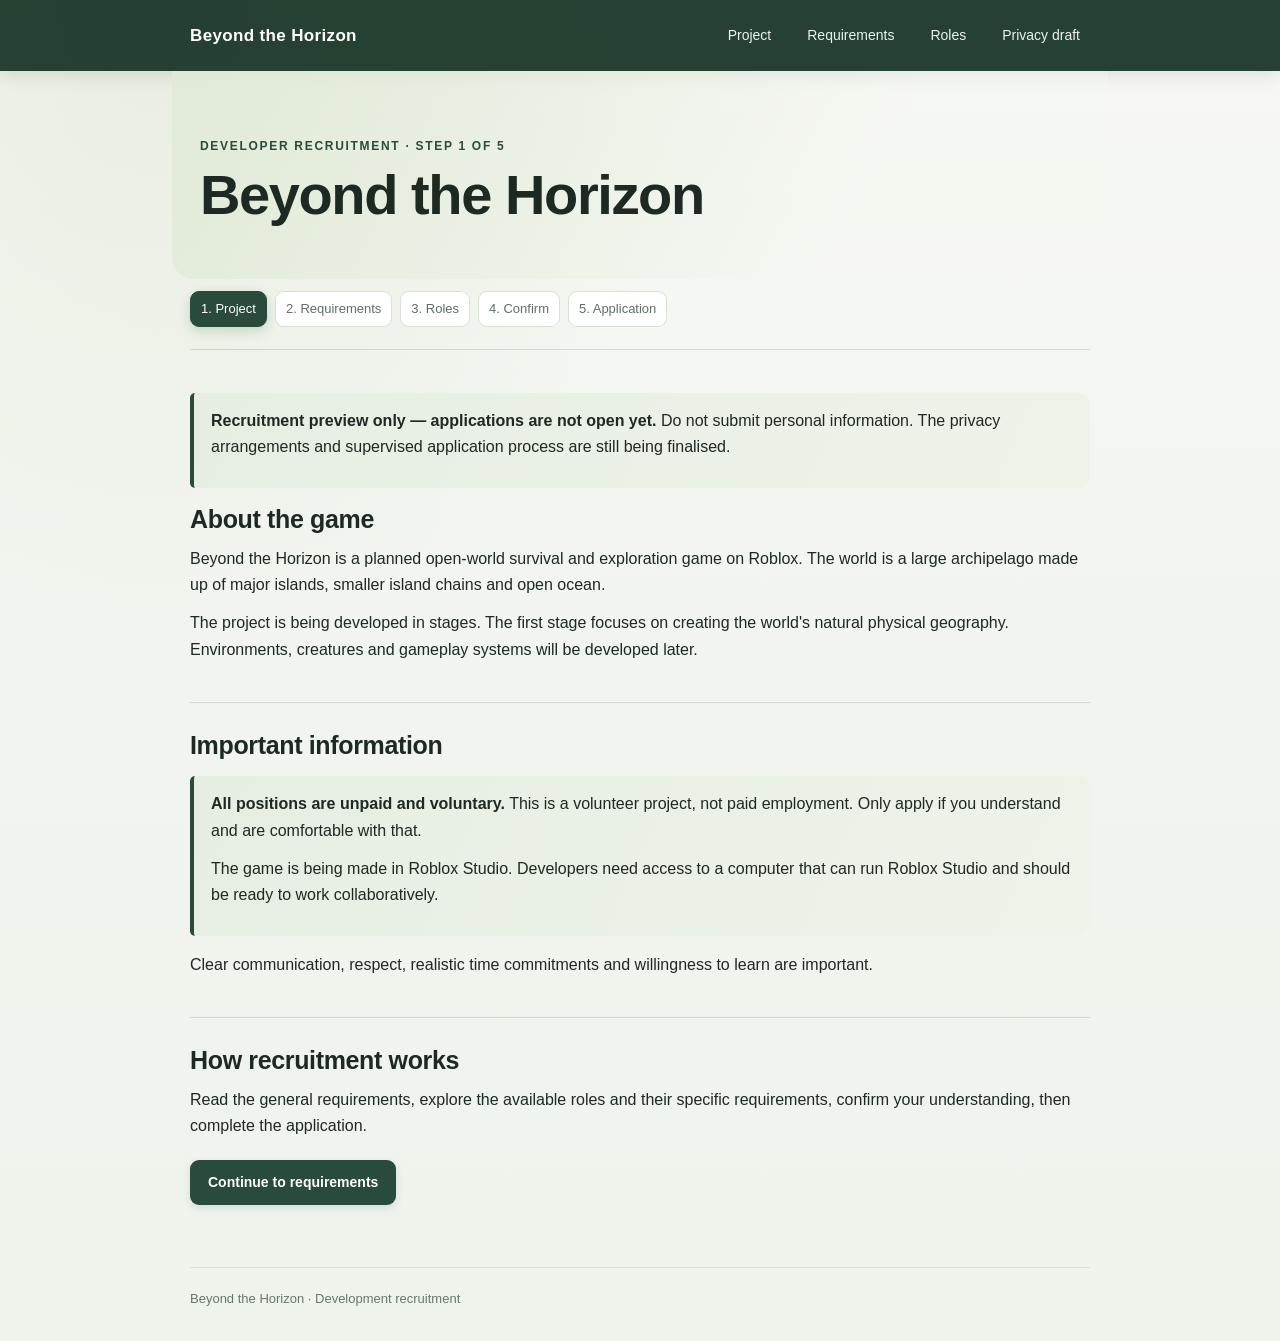
<file: index.html>
<!doctype html>
<html lang="en"><head><meta charset="utf-8"><meta name="viewport" content="width=device-width,initial-scale=1"><meta name="theme-color" content="#18231f"><title>Beyond the Horizon | Beyond the Horizon</title><link rel="stylesheet" href="style.css"></head><body><header><div class="nav"><div class="brand">Beyond the Horizon</div><nav aria-label="Main navigation"><a href="index.html">Project</a><a href="requirements.html">Requirements</a><a href="roles.html">Roles</a><a href="privacy.html">Privacy draft</a></nav></div></header><main><div class="hero"><div class="eyebrow">Developer recruitment · Step 1 of 5</div><h1>Beyond the Horizon</h1></div><div class="steps"><a class="current" href="index.html">1. Project</a><a class="" href="requirements.html">2. Requirements</a><a class="" href="roles.html">3. Roles</a><a class="" href="confirm.html">4. Confirm</a><a class="" href="application.html">5. Application</a></div><section class="section"><div class="note"><p><strong>Recruitment preview only — applications are not open yet.</strong> Do not submit personal information. The privacy arrangements and supervised application process are still being finalised.</p></div><h2>About the game</h2><p>Beyond the Horizon is a planned open-world survival and exploration game on Roblox. The world is a large archipelago made up of major islands, smaller island chains and open ocean.</p><p>The project is being developed in stages. The first stage focuses on creating the world's natural physical geography. Environments, creatures and gameplay systems will be developed later.</p></section><section class="section"><h2>Important information</h2><div class="note"><p><strong>All positions are unpaid and voluntary.</strong> This is a volunteer project, not paid employment. Only apply if you understand and are comfortable with that.</p><p>The game is being made in Roblox Studio. Developers need access to a computer that can run Roblox Studio and should be ready to work collaboratively.</p></div><p>Clear communication, respect, realistic time commitments and willingness to learn are important.</p></section><section class="section"><h2>How recruitment works</h2><p>Read the general requirements, explore the available roles and their specific requirements, confirm your understanding, then complete the application.</p><a class="button" href="requirements.html">Continue to requirements</a></section></main><footer>Beyond the Horizon · Development recruitment</footer></body></html>
</file>
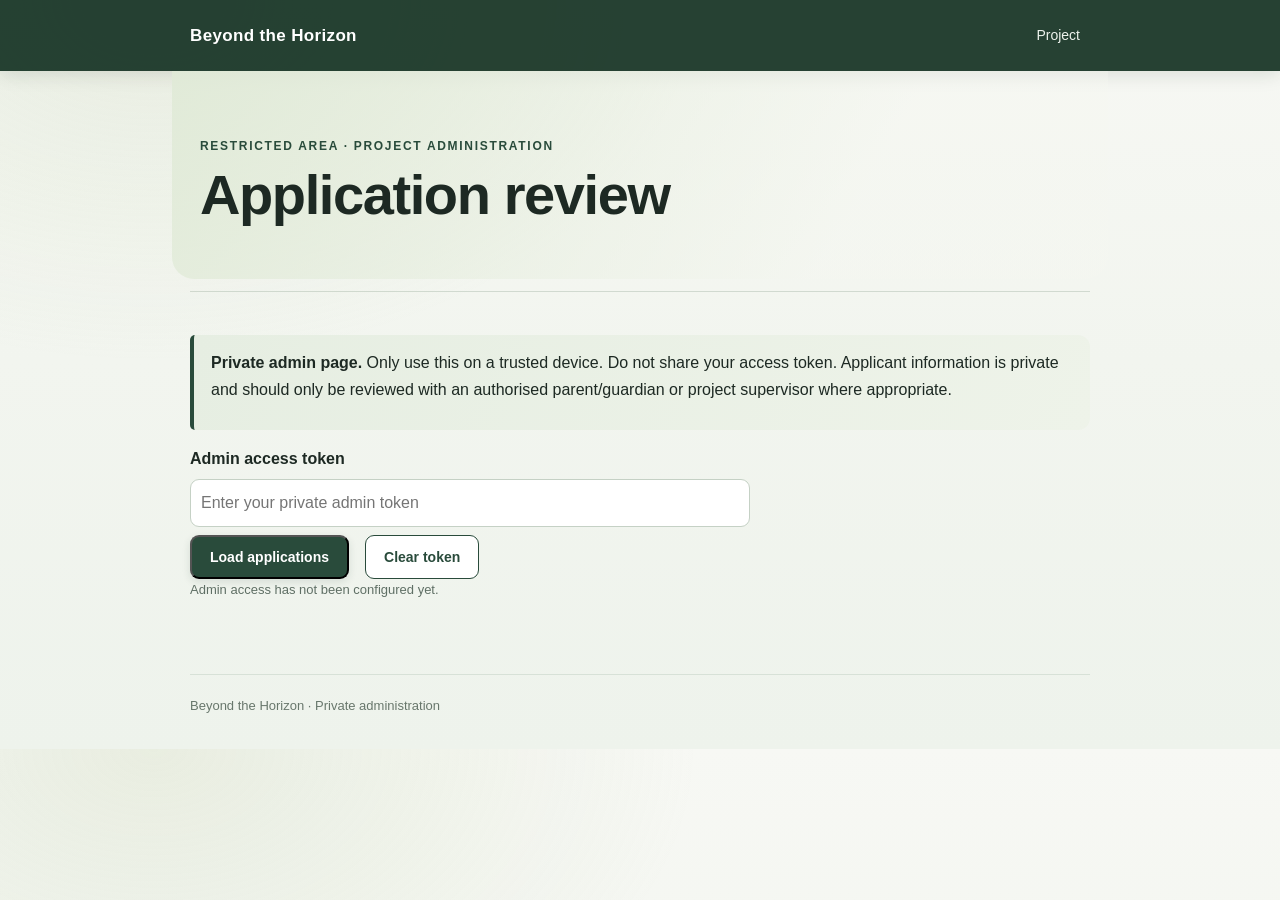
<file: admin.html>
<!doctype html>
<html lang="en">
<head>
<meta charset="utf-8">
<meta name="viewport" content="width=device-width,initial-scale=1">
<meta name="robots" content="noindex,nofollow">
<meta name="theme-color" content="#18231f">
<title>Private application review | Beyond the Horizon</title>
<link rel="stylesheet" href="style.css">
<style>
.admin-card{border:1px solid #d8e0db;border-radius:12px;padding:16px;margin:14px 0;background:#fff}
.admin-card h3{margin-top:0}.admin-meta{color:#53645b;font-size:.9rem}
.admin-grid{display:grid;grid-template-columns:repeat(auto-fit,minmax(220px,1fr));gap:12px}
.admin-actions{display:flex;gap:8px;flex-wrap:wrap;align-items:center}
.admin-actions select{max-width:190px}
#admin-status{min-height:1.5em}
pre{white-space:pre-wrap;overflow-wrap:anywhere}
</style>
</head>
<body>
<header><div class="nav"><div class="brand">Beyond the Horizon</div><nav aria-label="Main navigation"><a href="index.html">Project</a></nav></div></header>
<main>
<div class="hero"><div class="eyebrow">Restricted area · Project administration</div><h1>Application review</h1></div>
<section class="section">
<div class="note"><p><strong>Private admin page.</strong> Only use this on a trusted device. Do not share your access token. Applicant information is private and should only be reviewed with an authorised parent/guardian or project supervisor where appropriate.</p></div>
<label for="admin-token">Admin access token</label>
<input id="admin-token" type="password" autocomplete="off" placeholder="Enter your private admin token">
<div class="admin-actions"><button class="button" id="load-applications" type="button">Load applications</button><button class="button secondary" id="clear-token" type="button">Clear token</button></div>
<p id="admin-status" class="small" aria-live="polite">Admin access has not been configured yet.</p>
<div id="application-list"></div>
</section>
</main>
<footer>Beyond the Horizon · Private administration</footer>
<script>
const API = "https://beyond-the-horizon-applications.pagey101212.workers.dev";
const tokenInput = document.getElementById("admin-token");
const statusEl = document.getElementById("admin-status");
const listEl = document.getElementById("application-list");
let adminToken = "";
function addText(parent, tag, text, className) {
  const el = document.createElement(tag);
  el.textContent = text == null ? "" : String(text);
  if (className) el.className = className;
  parent.appendChild(el);
  return el;
}
function field(parent, label, value) {
  const p = document.createElement("p");
  const strong = document.createElement("strong");
  strong.textContent = label + ": ";
  p.append(strong, document.createTextNode(value || "Not provided"));
  parent.appendChild(p);
}
async function loadApplications() {
  adminToken = tokenInput.value.trim();
  if (!adminToken) { statusEl.textContent = "Enter your admin token."; return; }
  statusEl.textContent = "Loading applications…";
  listEl.replaceChildren();
  try {
    const response = await fetch(API + "/api/admin/applications", {
      headers: { "Authorization": "Bearer " + adminToken }
    });
    const data = await response.json();
    if (!response.ok) throw new Error(data.error || "Could not load applications.");
    statusEl.textContent = "Loaded " + data.applications.length + " application(s).";
    if (!data.applications.length) addText(listEl, "p", "No applications have been submitted.");
    for (const app of data.applications) renderApplication(app);
  } catch (error) {
    statusEl.textContent = error.message || "Connection failed.";
  }
}
function renderApplication(app) {
  const card = document.createElement("article");
  card.className = "admin-card";
  addText(card, "h3", app.display_name + " — " + app.chosen_role);
  addText(card, "p", "Status: " + app.status + " · Submitted: " + app.created_at, "admin-meta");
  field(card, "Roblox username", app.roblox_username);\n  field(card, "Age range", app.age_range);
  field(card, "Motivation", app.motivation);
  field(card, "Tools", (JSON.parse(app.tools_json || "[]")).join(", "));
  field(card, "Other tools", app.other_tools);
  field(card, "Preferred contact", app.contact_method === "Other" ? app.other_contact_method : app.contact_method);
  field(card, "Contact detail", app.contact_detail);
  const actions = document.createElement("div");
  actions.className = "admin-actions";
  const select = document.createElement("select");
  for (const value of ["Pending", "Approved", "Not approved"]) {
    const option = document.createElement("option");
    option.value = value;
    option.textContent = value;
    if (value === app.status) option.selected = true;
    select.appendChild(option);
  }
  const save = document.createElement("button");
  save.type = "button";
  save.className = "button";
  save.textContent = "Save status";
  save.addEventListener("click", async () => {
    save.disabled = true;
    try {
      const response = await fetch(API + "/api/admin/applications/" + encodeURIComponent(app.id), {
        method: "PATCH",
        headers: {"Authorization":"Bearer " + adminToken,"Content-Type":"application/json"},
        body: JSON.stringify({status:select.value})
      });
      const data = await response.json();
      if (!response.ok) throw new Error(data.error || "Could not update status.");
      statusEl.textContent = "Status updated for " + app.display_name + ".";
      app.status = data.status;
      card.querySelector(".admin-meta").textContent = "Status: " + app.status + " · Submitted: " + app.created_at;
    } catch (error) {
      statusEl.textContent = error.message || "Could not update status.";
    } finally { save.disabled = false; }
  });
  actions.append(select, save);
  card.appendChild(actions);
  listEl.appendChild(card);
}
document.getElementById("load-applications").addEventListener("click", loadApplications);
document.getElementById("clear-token").addEventListener("click", () => {
  adminToken = "";
  tokenInput.value = "";
  listEl.replaceChildren();
  statusEl.textContent = "Admin token cleared from this page.";
});
</script>
</body>
</html>
</file>
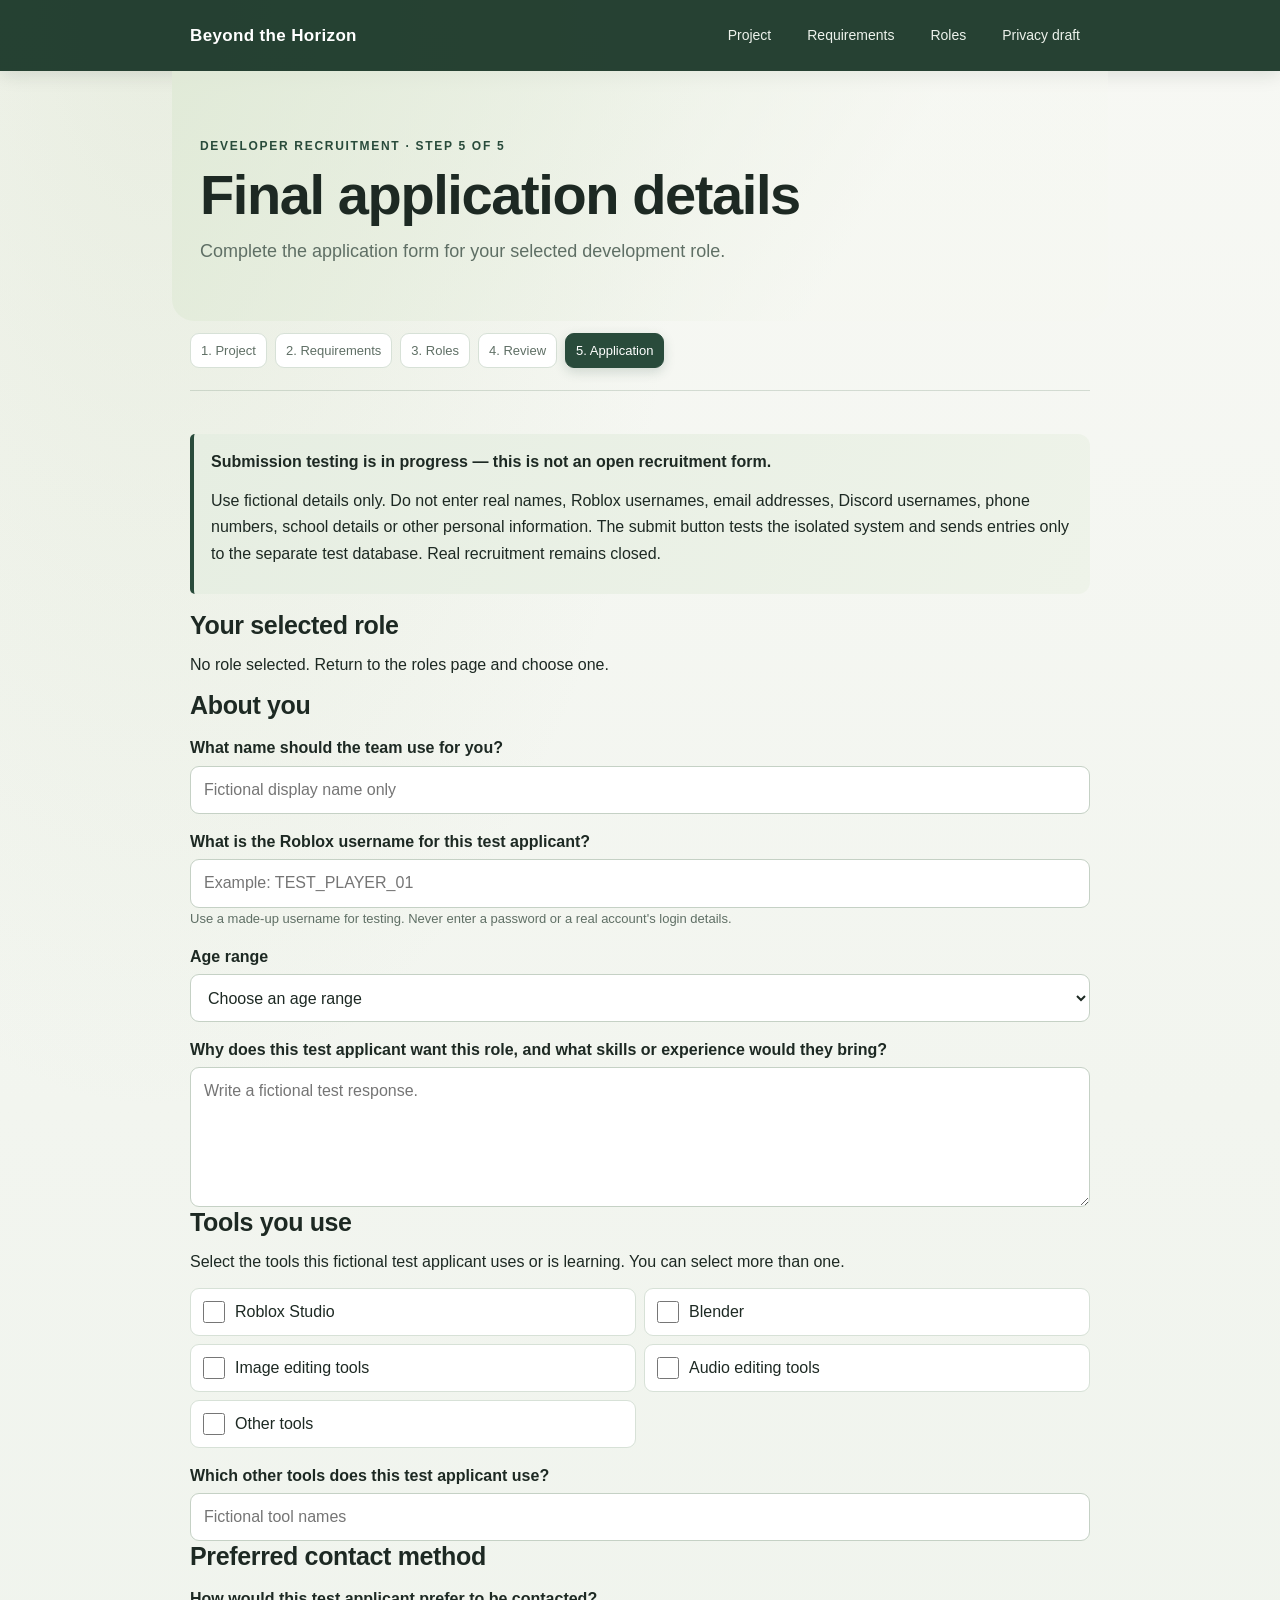
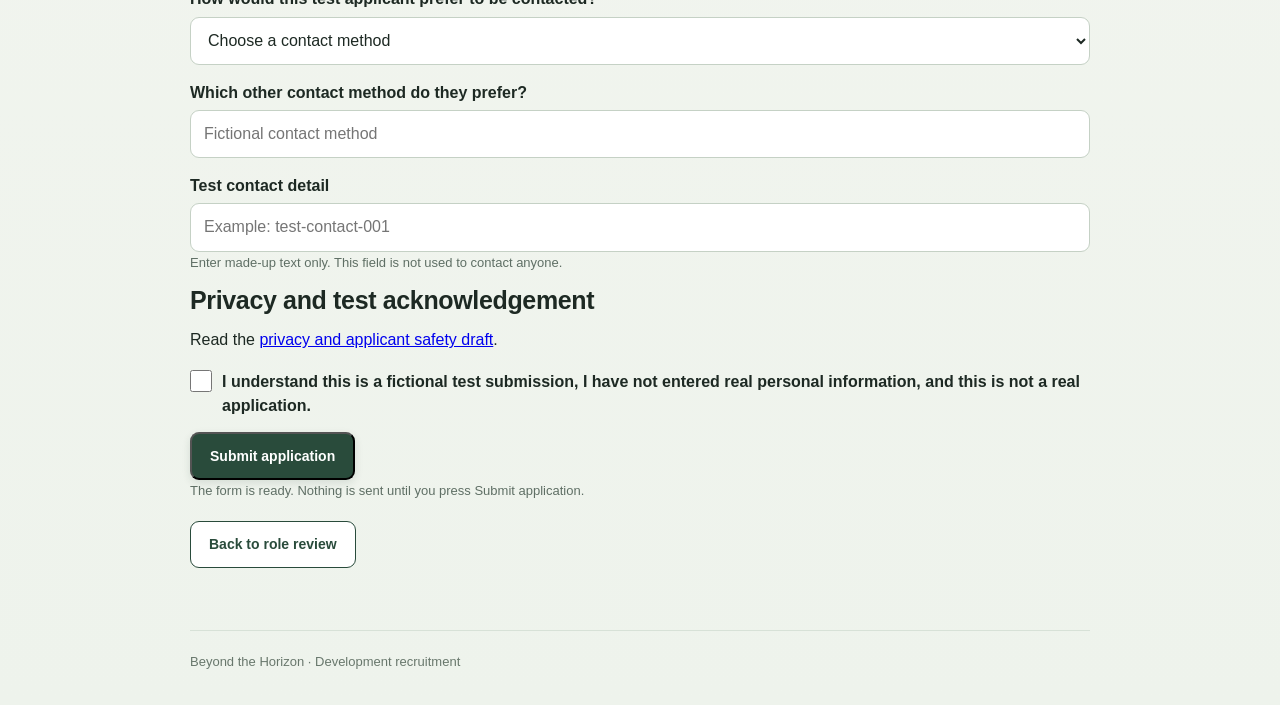
<file: application.html>
<!doctype html>
<html lang="en">
<head>
<meta charset="utf-8">
<meta name="viewport" content="width=device-width,initial-scale=1,viewport-fit=cover">
<meta name="theme-color" content="#18231f">
<title>Final application details | Beyond the Horizon</title>
<link rel="stylesheet" href="style.css">
</head>
<body>
<header><div class="nav"><div class="brand">Beyond the Horizon</div><nav aria-label="Main navigation"><a href="index.html">Project</a><a href="requirements.html">Requirements</a><a href="roles.html">Roles</a><a href="privacy.html">Privacy draft</a></nav></div></header>
<main>
<div class="hero"><div class="eyebrow">Developer recruitment · Step 5 of 5</div><h1>Final application details</h1><p class="intro">Complete the application form for your selected development role.</p></div>
<div class="steps"><a href="index.html">1. Project</a><a href="requirements.html">2. Requirements</a><a href="roles.html">3. Roles</a><a href="confirm.html">4. Review</a><a class="current" href="application.html">5. Application</a></div>
<section class="section">
<div class="note">
<p><strong>Submission testing is in progress — this is not an open recruitment form.</strong></p>
<p>Use fictional details only. Do not enter real names, Roblox usernames, email addresses, Discord usernames, phone numbers, school details or other personal information. The submit button tests the isolated system and sends entries only to the separate test database. Real recruitment remains closed.</p>
</div>
<h2>Your selected role</h2><p id="role-display">No role selected. Return to the roles page and choose one.</p>
<h2>About you</h2>
<form id="application-form">
<label for="display-name">What name should the team use for you?</label>
<input id="display-name" name="display_name" type="text" autocomplete="off" autocapitalize="words" maxlength="60" required placeholder="Fictional display name only">
<label for="roblox-username">What is the Roblox username for this test applicant?</label>
<input id="roblox-username" name="roblox_username" type="text" autocomplete="off" autocapitalize="none" spellcheck="false" minlength="3" maxlength="20" pattern="[A-Za-z0-9_]{3,20}" required placeholder="Example: TEST_PLAYER_01">
<p class="small">Use a made-up username for testing. Never enter a password or a real account's login details.</p>
<label for="age">Age range</label>
<select id="age" name="age_range" required><option value="">Choose an age range</option><option>13–15</option><option>16–17</option><option>18 or older</option></select>
<label for="reason">Why does this test applicant want this role, and what skills or experience would they bring?</label>
<textarea id="reason" name="motivation" maxlength="2000" required placeholder="Write a fictional test response."></textarea>
<h2>Tools you use</h2>
<p>Select the tools this fictional test applicant uses or is learning. You can select more than one.</p>
<div class="check-list">
<label><input type="checkbox" name="tools" value="Roblox Studio"> Roblox Studio</label>
<label><input type="checkbox" name="tools" value="Blender"> Blender</label>
<label><input type="checkbox" name="tools" value="Image editing tools"> Image editing tools</label>
<label><input type="checkbox" name="tools" value="Audio editing tools"> Audio editing tools</label>
<label><input type="checkbox" name="tools" value="Other tools"> Other tools</label>
</div>
<label for="other-tools" id="other-tools-label" hidden>Which other tools does this test applicant use?</label>
<input id="other-tools" name="other_tools" type="text" maxlength="200" placeholder="Fictional tool names" hidden>
<h2>Preferred contact method</h2>
<label for="contact-method">How would this test applicant prefer to be contacted?</label>
<select id="contact-method" name="contact_method" required><option value="">Choose a contact method</option><option value="Email">Email</option><option value="Discord">Discord</option><option value="Other">Other</option></select>
<label for="other-contact" id="other-contact-label" hidden>Which other contact method do they prefer?</label>
<input id="other-contact" name="other_contact_method" type="text" maxlength="80" placeholder="Fictional contact method" hidden>
<label for="contact-detail">Test contact detail</label>
<input id="contact-detail" name="contact_detail" type="text" autocomplete="off" autocapitalize="none" spellcheck="false" maxlength="160" required placeholder="Example: test-contact-001">
<p class="small">Enter made-up text only. This field is not used to contact anyone.</p>
<h2>Privacy and test acknowledgement</h2>
<p>Read the <a href="privacy.html">privacy and applicant safety draft</a>.</p>
<label class="checkbox-consent"><input id="privacy-ack" type="checkbox" name="privacy_acknowledged" value="yes" required style="width:auto"> I understand this is a fictional test submission, I have not entered real personal information, and this is not a real application.</label>
<button id="submit-application" class="button" type="submit">Submit application</button>
<p class="small" id="form-status" aria-live="polite">The form is ready. Nothing is sent until you press Submit application.</p>
</form>
<a class="button secondary" href="confirm.html">Back to role review</a>
</section>
</main>
<footer>Beyond the Horizon · Development recruitment</footer>
<script>
const API = "https://bth-first-test.pagey101212.workers.dev";
const params = new URLSearchParams(location.search);
const selectedRole = params.get("role") || sessionStorage.getItem("bthRole") || "";
const roleDisplay = document.getElementById("role-display");
const form = document.getElementById("application-form");
const submitButton = document.getElementById("submit-application");
const status = document.getElementById("form-status");
const method = document.getElementById("contact-method");
const other = document.getElementById("other-contact");
const otherLabel = document.getElementById("other-contact-label");
const otherTools = document.getElementById("other-tools");
const otherToolsLabel = document.getElementById("other-tools-label");
roleDisplay.textContent = selectedRole || "No role selected. Return to the roles page and choose one.";
if (params.get("role")) sessionStorage.setItem("bthRole", selectedRole);
function updateConditionalFields() {
  const showContact = method.value === "Other";
  other.hidden = !showContact; otherLabel.hidden = !showContact; other.required = showContact;
  const showTools = form.querySelector('input[name="tools"][value="Other tools"]').checked;
  otherTools.hidden = !showTools; otherToolsLabel.hidden = !showTools; otherTools.required = showTools;
}
function setStatus(message, kind) {
  status.textContent = message;
  status.className = "small" + (kind ? " form-status " + kind : "");
}
method.addEventListener("change", updateConditionalFields);
form.querySelectorAll('input[name="tools"]').forEach(input => input.addEventListener("change", updateConditionalFields));
updateConditionalFields();
form.addEventListener("submit", async event => {
  event.preventDefault();
  if (!selectedRole) { setStatus("Choose a role before submitting.", "error"); return; }
  if (!form.reportValidity()) return;
  submitButton.disabled = true;
  submitButton.textContent = "Submitting…";
  setStatus("Sending fictional test details to the isolated submission service.");
  const payload = {
    display_name: form.elements.display_name.value.trim(),
    roblox_username: form.elements.roblox_username.value.trim(),
    age_range: form.elements.age_range.value,
    chosen_role: selectedRole,
    tools: Array.from(form.querySelectorAll('input[name="tools"]:checked')).map(input => input.value),
    other_tools: form.elements.other_tools.value.trim(),
    experience: "",
    motivation: form.elements.motivation.value.trim(),
    contact_method: form.elements.contact_method.value,
    other_contact_method: form.elements.other_contact_method.value.trim(),
    contact_detail: form.elements.contact_detail.value.trim(),
    privacy_acknowledged: document.getElementById("privacy-ack").checked
  };
  try {
    const response = await fetch(API + "/api/applications", {
      method: "POST",
      headers: {"Content-Type":"application/json"},
      body: JSON.stringify(payload)
    });
    const result = await response.json();
    if (!response.ok) throw new Error(result.error || "The application could not be submitted.");
    setStatus("Submission test successful. Reference: " + result.application_id + ". This entry is in the isolated test database only.", "ok");
    form.reset();
    updateConditionalFields();
  } catch (error) {
    setStatus(error.message || "The test submission failed. No successful save was confirmed.", "error");
  } finally {
    submitButton.disabled = false;
    submitButton.textContent = "Submit application";
  }
});
</script>
</body>
</html>
</file>
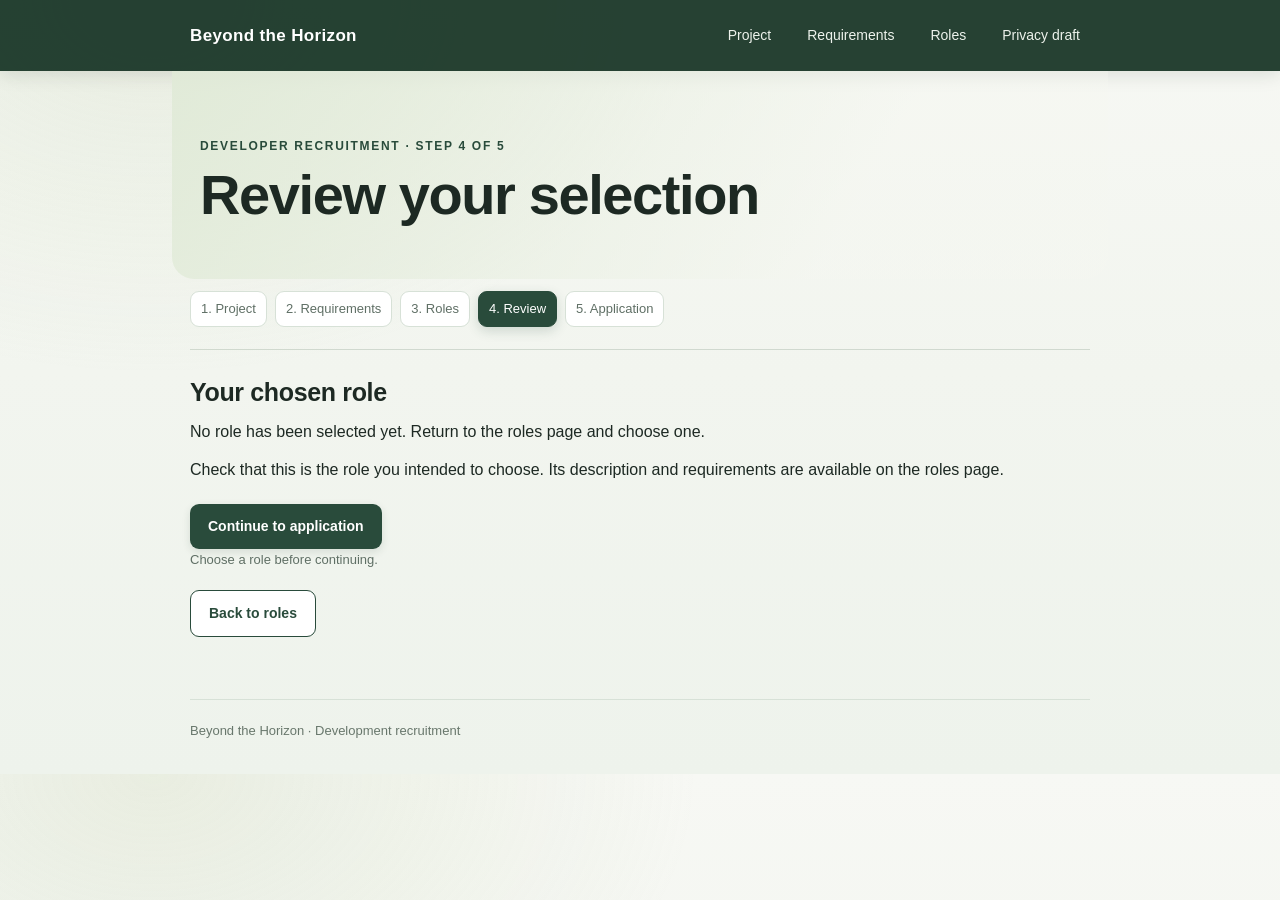
<file: confirm.html>
<!doctype html>
<html lang="en"><head><meta charset="utf-8"><meta name="viewport" content="width=device-width,initial-scale=1"><meta name="theme-color" content="#18231f"><title>Review your selection | Beyond the Horizon</title><link rel="stylesheet" href="style.css"></head><body><header><div class="nav"><div class="brand">Beyond the Horizon</div><nav aria-label="Main navigation"><a href="index.html">Project</a><a href="requirements.html">Requirements</a><a href="roles.html">Roles</a><a href="privacy.html">Privacy draft</a></nav></div></header><main><div class="hero"><div class="eyebrow">Developer recruitment · Step 4 of 5</div><h1>Review your selection</h1></div><div class="steps"><a href="index.html">1. Project</a><a href="requirements.html">2. Requirements</a><a href="roles.html">3. Roles</a><a class="current" href="confirm.html">4. Review</a><a href="application.html">5. Application</a></div><section class="section"><h2>Your chosen role</h2><p id="chosen-role">No role has been selected yet. Return to the roles page and choose one.</p><p>Check that this is the role you intended to choose. Its description and requirements are available on the roles page.</p><a class="button" id="continue" href="application.html" aria-disabled="true">Continue to application</a><p class="small" id="status" aria-live="polite">Choose a role before continuing.</p><a class="button secondary" href="roles.html">Back to roles</a></section></main><footer>Beyond the Horizon · Development recruitment</footer><script>const p=new URLSearchParams(location.search),r=p.get("role"),role=r||sessionStorage.getItem("bthRole")||"",out=document.getElementById("chosen-role"),normal=document.getElementById("continue"),status=document.getElementById("status");if(r)sessionStorage.setItem("bthRole",r);if(role){out.textContent=role;normal.href="application.html?role="+encodeURIComponent(role);normal.removeAttribute("aria-disabled");status.textContent="Your role is selected. Continue when you're ready."}else{normal.addEventListener("click",e=>e.preventDefault())}</script></body></html>
</file>
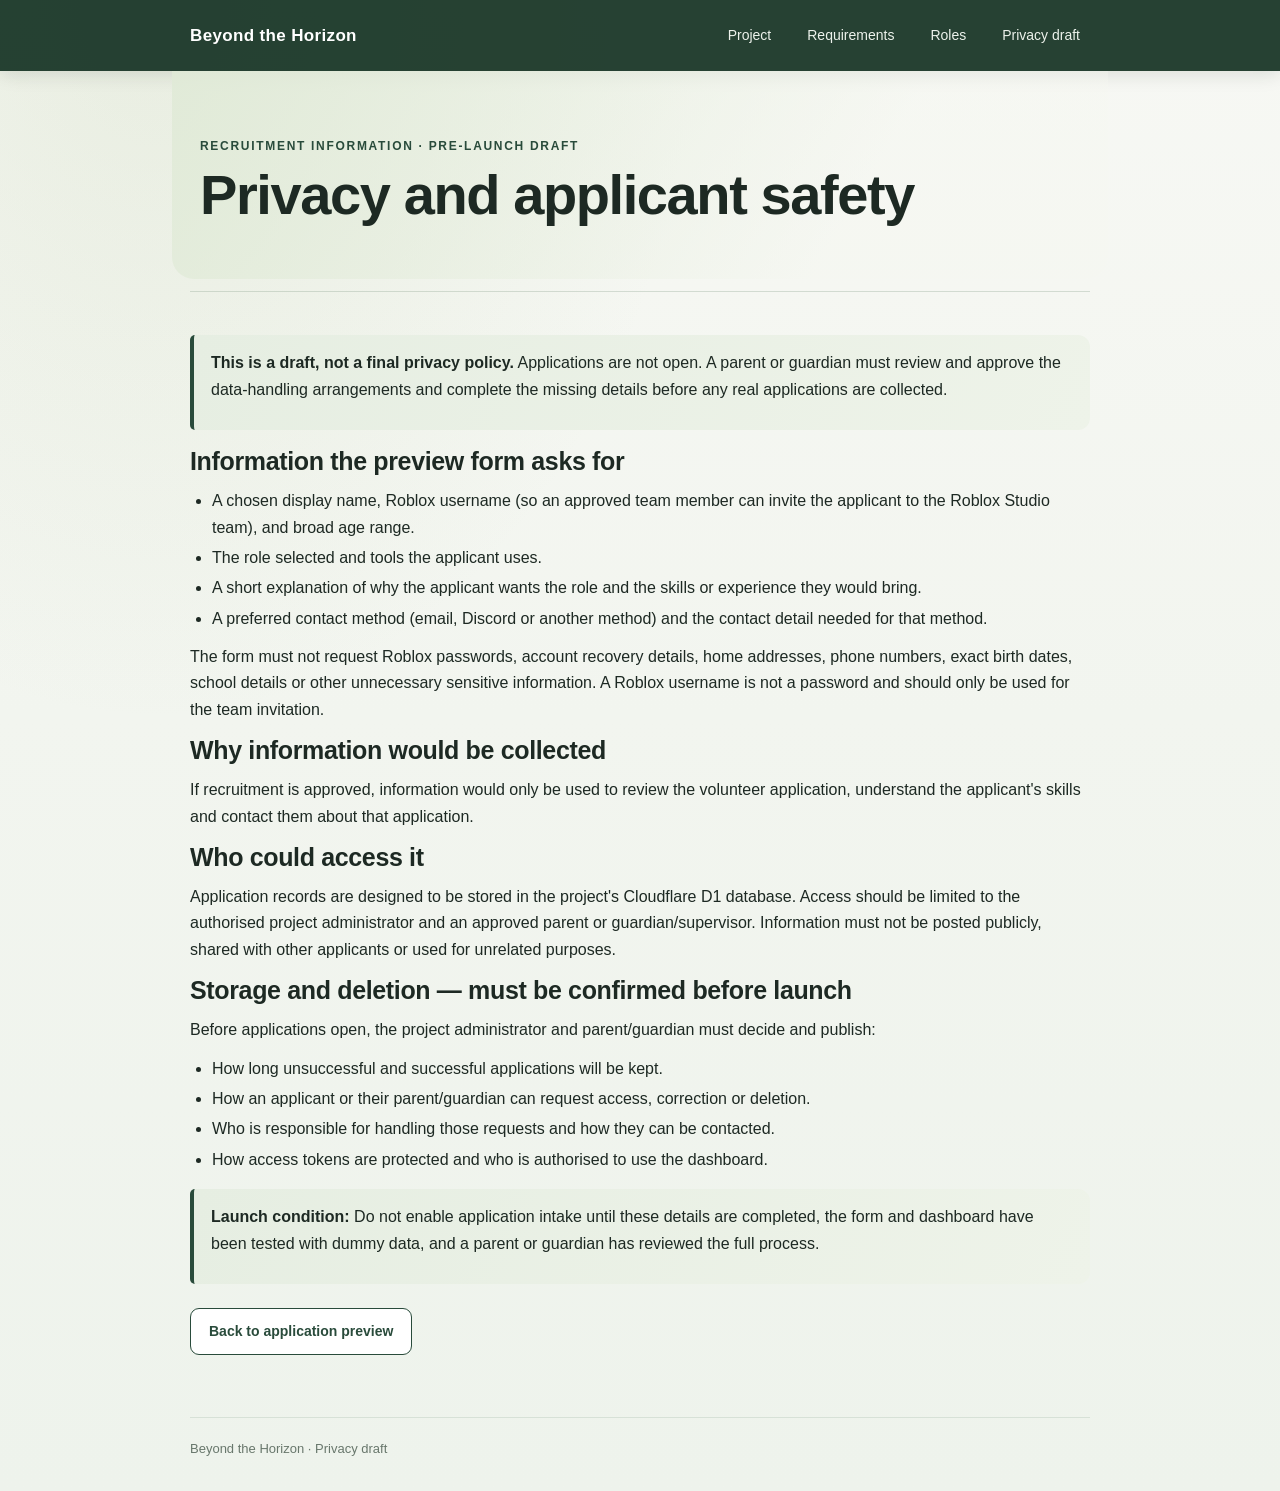
<file: privacy.html>
<!doctype html>
<html lang="en">
<head>
<meta charset="utf-8">
<meta name="viewport" content="width=device-width,initial-scale=1">
<meta name="theme-color" content="#18231f">
<meta name="robots" content="noindex,nofollow">
<title>Privacy and applicant safety | Beyond the Horizon</title>
<link rel="stylesheet" href="style.css">
</head>
<body>
<header><div class="nav"><div class="brand">Beyond the Horizon</div><nav aria-label="Main navigation"><a href="index.html">Project</a><a href="requirements.html">Requirements</a><a href="roles.html">Roles</a><a href="privacy.html">Privacy draft</a></nav></div></header>
<main>
<div class="hero"><div class="eyebrow">Recruitment information · Pre-launch draft</div><h1>Privacy and applicant safety</h1></div>
<section class="section">
<div class="note"><p><strong>This is a draft, not a final privacy policy.</strong> Applications are not open. A parent or guardian must review and approve the data-handling arrangements and complete the missing details before any real applications are collected.</p></div>
<h2>Information the preview form asks for</h2>
<ul>
<li>A chosen display name, Roblox username (so an approved team member can invite the applicant to the Roblox Studio team), and broad age range.</li>
<li>The role selected and tools the applicant uses.</li>
<li>A short explanation of why the applicant wants the role and the skills or experience they would bring.</li>
<li>A preferred contact method (email, Discord or another method) and the contact detail needed for that method.</li>
</ul>
<p>The form must not request Roblox passwords, account recovery details, home addresses, phone numbers, exact birth dates, school details or other unnecessary sensitive information. A Roblox username is not a password and should only be used for the team invitation.</p>
<h2>Why information would be collected</h2>
<p>If recruitment is approved, information would only be used to review the volunteer application, understand the applicant's skills and contact them about that application.</p>
<h2>Who could access it</h2>
<p>Application records are designed to be stored in the project's Cloudflare D1 database. Access should be limited to the authorised project administrator and an approved parent or guardian/supervisor. Information must not be posted publicly, shared with other applicants or used for unrelated purposes.</p>
<h2>Storage and deletion — must be confirmed before launch</h2>
<p>Before applications open, the project administrator and parent/guardian must decide and publish:</p>
<ul>
<li>How long unsuccessful and successful applications will be kept.</li>
<li>How an applicant or their parent/guardian can request access, correction or deletion.</li>
<li>Who is responsible for handling those requests and how they can be contacted.</li>
<li>How access tokens are protected and who is authorised to use the dashboard.</li>
</ul>
<div class="note"><p><strong>Launch condition:</strong> Do not enable application intake until these details are completed, the form and dashboard have been tested with dummy data, and a parent or guardian has reviewed the full process.</p></div>
<a class="button secondary" href="application.html">Back to application preview</a>
</section>
</main>
<footer>Beyond the Horizon · Privacy draft</footer>
</body>
</html>
</file>
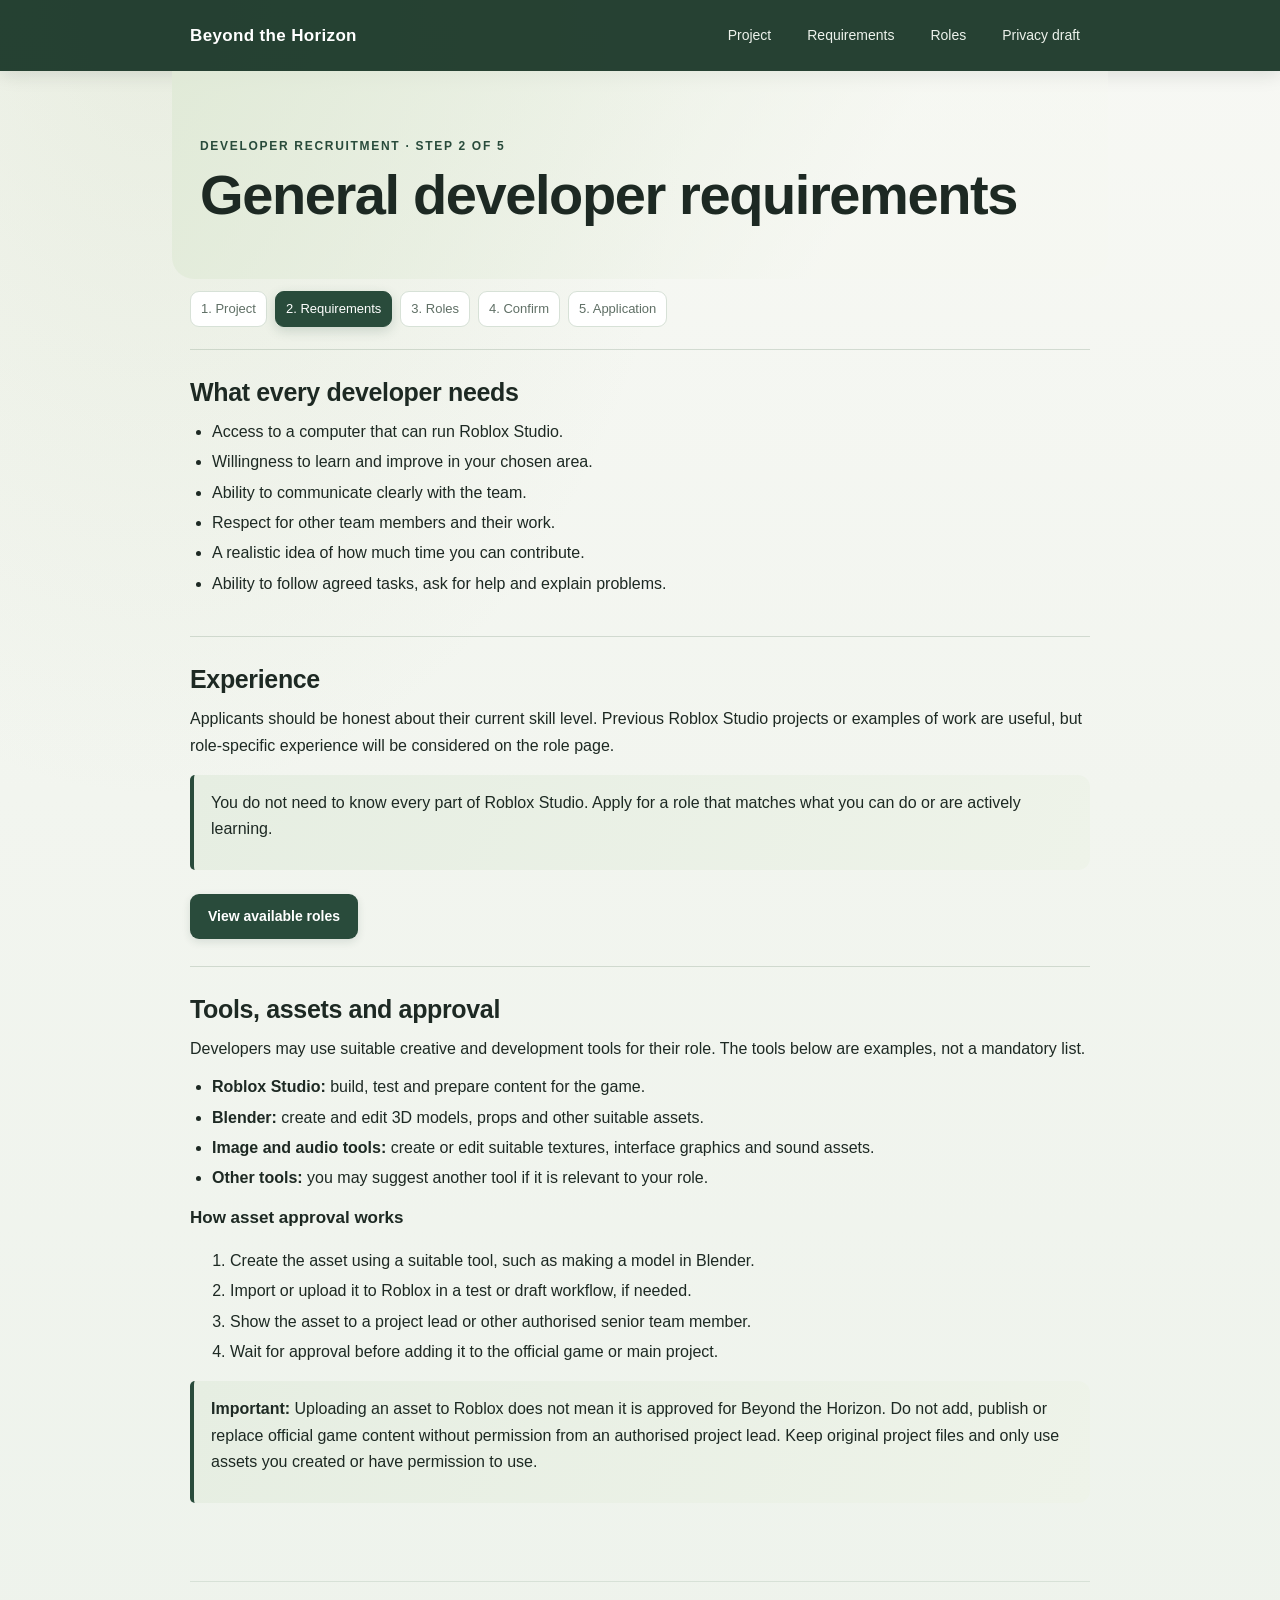
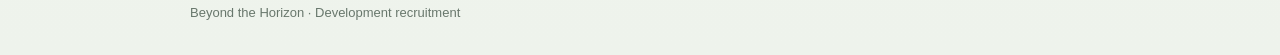
<file: requirements.html>
<!doctype html>
<html lang="en"><head><meta charset="utf-8"><meta name="viewport" content="width=device-width,initial-scale=1"><meta name="theme-color" content="#18231f"><title>General developer requirements | Beyond the Horizon</title><link rel="stylesheet" href="style.css"></head><body><header><div class="nav"><div class="brand">Beyond the Horizon</div><nav aria-label="Main navigation"><a href="index.html">Project</a><a href="requirements.html">Requirements</a><a href="roles.html">Roles</a><a href="privacy.html">Privacy draft</a></nav></div></header><main><div class="hero"><div class="eyebrow">Developer recruitment · Step 2 of 5</div><h1>General developer requirements</h1></div><div class="steps"><a class="" href="index.html">1. Project</a><a class="current" href="requirements.html">2. Requirements</a><a class="" href="roles.html">3. Roles</a><a class="" href="confirm.html">4. Confirm</a><a class="" href="application.html">5. Application</a></div><section class="section"><h2>What every developer needs</h2><ul><li>Access to a computer that can run Roblox Studio.</li><li>Willingness to learn and improve in your chosen area.</li><li>Ability to communicate clearly with the team.</li><li>Respect for other team members and their work.</li><li>A realistic idea of how much time you can contribute.</li><li>Ability to follow agreed tasks, ask for help and explain problems.</li></ul></section><section class="section"><h2>Experience</h2><p>Applicants should be honest about their current skill level. Previous Roblox Studio projects or examples of work are useful, but role-specific experience will be considered on the role page.</p><div class="note"><p>You do not need to know every part of Roblox Studio. Apply for a role that matches what you can do or are actively learning.</p></div><a class="button" href="roles.html">View available roles</a></section><section class="section">
<h2>Tools, assets and approval</h2>
<p>Developers may use suitable creative and development tools for their role. The tools below are examples, not a mandatory list.</p>
<ul>
<li><strong>Roblox Studio:</strong> build, test and prepare content for the game.</li>
<li><strong>Blender:</strong> create and edit 3D models, props and other suitable assets.</li>
<li><strong>Image and audio tools:</strong> create or edit suitable textures, interface graphics and sound assets.</li>
<li><strong>Other tools:</strong> you may suggest another tool if it is relevant to your role.</li>
</ul>
<h3>How asset approval works</h3>
<ol>
<li>Create the asset using a suitable tool, such as making a model in Blender.</li>
<li>Import or upload it to Roblox in a test or draft workflow, if needed.</li>
<li>Show the asset to a project lead or other authorised senior team member.</li>
<li>Wait for approval before adding it to the official game or main project.</li>
</ol>
<div class="note"><p><strong>Important:</strong> Uploading an asset to Roblox does not mean it is approved for Beyond the Horizon. Do not add, publish or replace official game content without permission from an authorised project lead. Keep original project files and only use assets you created or have permission to use.</p></div>
</section></main><footer>Beyond the Horizon · Development recruitment</footer></body></html>
</file>
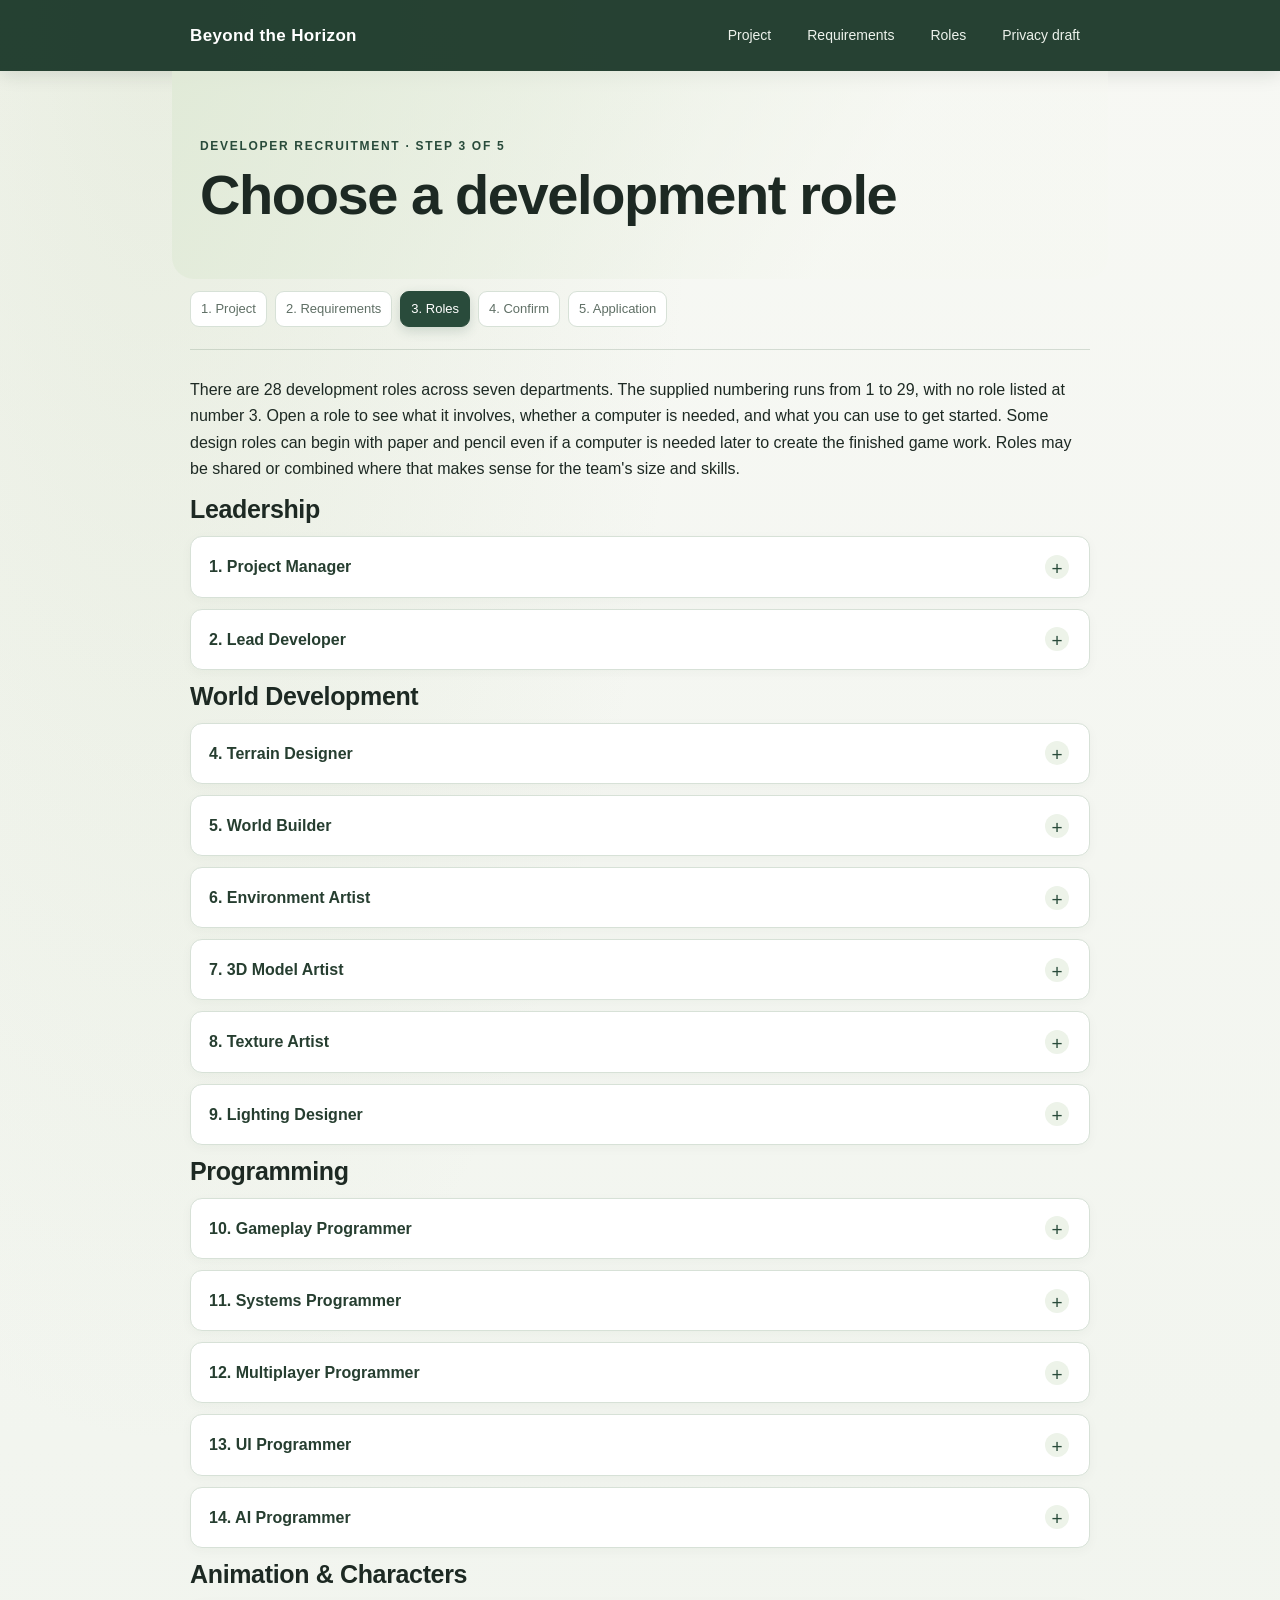
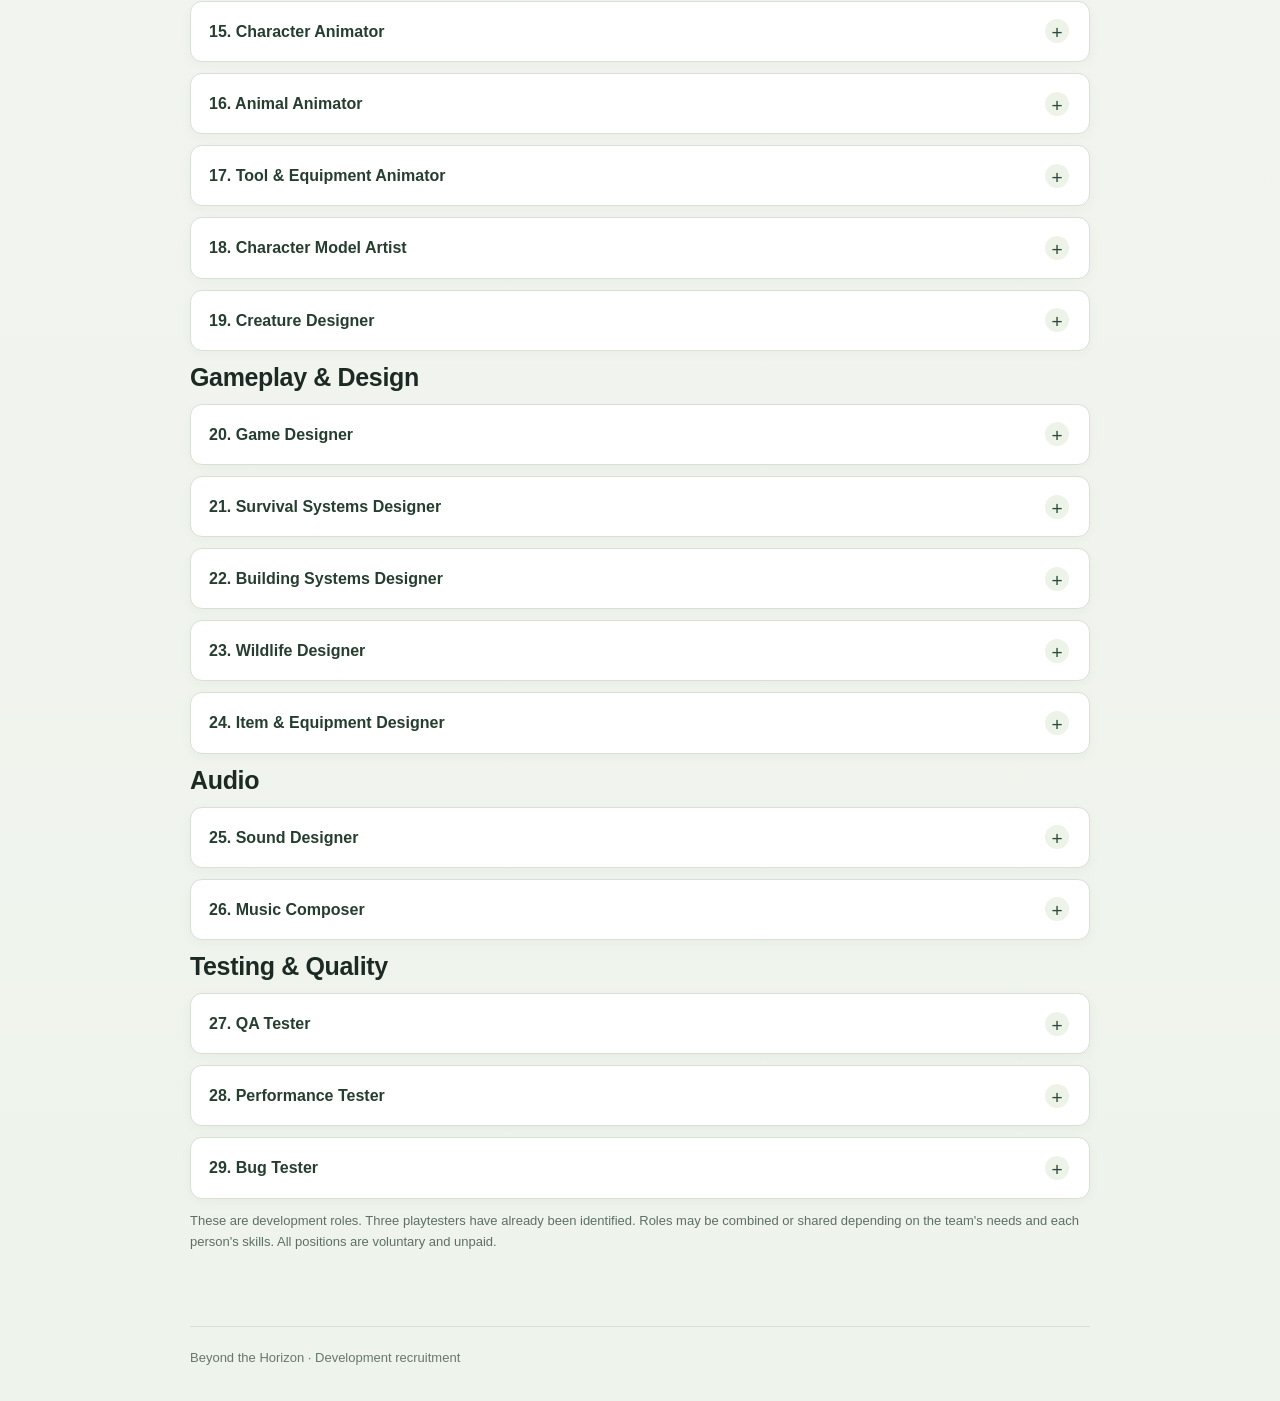
<file: roles.html>
<!doctype html>
<html lang="en">
<head>
<meta charset="utf-8">
<meta name="viewport" content="width=device-width,initial-scale=1">
<meta name="theme-color" content="#18231f">
<title>Choose a development role | Beyond the Horizon</title>
<link rel="stylesheet" href="style.css">
</head>
<body>
<header><div class="nav"><div class="brand">Beyond the Horizon</div><nav aria-label="Main navigation"><a href="index.html">Project</a><a href="requirements.html">Requirements</a><a href="roles.html">Roles</a><a href="privacy.html">Privacy draft</a></nav></div></header>
<main>
<div class="hero"><div class="eyebrow">Developer recruitment · Step 3 of 5</div><h1>Choose a development role</h1></div>
<div class="steps"><a href="index.html">1. Project</a><a href="requirements.html">2. Requirements</a><a class="current" href="roles.html">3. Roles</a><a href="confirm.html">4. Confirm</a><a href="application.html">5. Application</a></div>
<section class="section">
<p>There are 28 development roles across seven departments. The supplied numbering runs from 1 to 29, with no role listed at number 3. Open a role to see what it involves, whether a computer is needed, and what you can use to get started. Some design roles can begin with paper and pencil even if a computer is needed later to create the finished game work. Roles may be shared or combined where that makes sense for the team's size and skills.</p>
<h2>Leadership</h2>
<details><summary>1. Project Manager</summary><p>Help coordinate the team, organise tasks, track progress and keep communication clear.</p><p><strong>Computer or device needed:</strong> Helpful, not essential for basic coordination.</p><p><strong>Can start with:</strong> A notebook and pencil for planning; a phone or computer for team communication and shared task lists.</p><p>Useful experience: organisation, communication and examples of relevant work or projects.</p><a class="button secondary" href="confirm.html?role=1.%20Project%20Manager">Choose this role</a></details><details><summary>2. Lead Developer</summary><p>Guide the technical direction of the game, coordinate programming work and help maintain consistent code standards.</p><p><strong>Computer or device needed:</strong> Required.</p><p><strong>Can start with:</strong> A computer capable of running Roblox Studio and development tools.</p><p>Useful experience: organisation, communication and examples of relevant work or projects.</p><a class="button secondary" href="confirm.html?role=2.%20Lead%20Developer">Choose this role</a></details>
<h2>World Development</h2>
<details><summary>4. Terrain Designer</summary><p>Shape the natural geography of the world, including coastlines, mountains, valleys, rivers and other landforms.</p><p><strong>Computer or device needed:</strong> Required to create terrain in the game; paper is fine for early sketches.</p><p><strong>Can start with:</strong> Paper, pencil and maps for planning landforms; a computer for building them in Roblox Studio.</p><p>Useful experience: Roblox Studio, relevant creative tools and examples or screenshots of previous work.</p><a class="button secondary" href="confirm.html?role=4.%20Terrain%20Designer">Choose this role</a></details><details><summary>5. World Builder</summary><p>Construct locations, paths, structures and points of interest throughout the world.</p><p><strong>Computer or device needed:</strong> Required.</p><p><strong>Can start with:</strong> A computer capable of running Roblox Studio.</p><p>Useful experience: Roblox Studio, relevant creative tools and examples or screenshots of previous work.</p><a class="button secondary" href="confirm.html?role=5.%20World%20Builder">Choose this role</a></details><details><summary>6. Environment Artist</summary><p>Develop the visual identity and atmosphere of outdoor and indoor environments.</p><p><strong>Computer or device needed:</strong> Required for creating finished in-game environments; optional for early concept sketches.</p><p><strong>Can start with:</strong> Paper and pencil for environment concepts; a computer for creating the finished game environment.</p><p>Useful experience: Roblox Studio, relevant creative tools and examples or screenshots of previous work.</p><a class="button secondary" href="confirm.html?role=6.%20Environment%20Artist">Choose this role</a></details><details><summary>7. 3D Model Artist</summary><p>Create 3D objects, props and other models for the game.</p><p><strong>Computer or device needed:</strong> Required.</p><p><strong>Can start with:</strong> A computer with suitable 3D modelling software and Roblox Studio.</p><p>Useful experience: Roblox Studio, relevant creative tools and examples or screenshots of previous work.</p><a class="button secondary" href="confirm.html?role=7.%203D%20Model%20Artist">Choose this role</a></details><details><summary>8. Texture Artist</summary><p>Create and apply surface materials, textures and visual finishes to assets.</p><p><strong>Computer or device needed:</strong> Required for making and applying digital textures.</p><p><strong>Can start with:</strong> Paper and pencil for rough material ideas; a computer with image-editing tools for finished textures.</p><p>Useful experience: Roblox Studio, relevant creative tools and examples or screenshots of previous work.</p><a class="button secondary" href="confirm.html?role=8.%20Texture%20Artist">Choose this role</a></details><details><summary>9. Lighting Designer</summary><p>Design lighting, shadows, colour balance and atmosphere across different environments.</p><p><strong>Computer or device needed:</strong> Required to build and test in-game lighting.</p><p><strong>Can start with:</strong> Paper and pencil for lighting plans; a computer with Roblox Studio for implementation.</p><p>Useful experience: Roblox Studio, relevant creative tools and examples or screenshots of previous work.</p><a class="button secondary" href="confirm.html?role=9.%20Lighting%20Designer">Choose this role</a></details>
<h2>Programming</h2>
<details><summary>10. Gameplay Programmer</summary><p>Implement player actions, interactions, combat and other moment-to-moment gameplay features.</p><p><strong>Computer or device needed:</strong> Required.</p><p><strong>Can start with:</strong> A computer capable of running Roblox Studio and Luau tools.</p><p>Useful experience: Roblox Studio scripting, Luau, debugging and examples of systems or code you have built.</p><a class="button secondary" href="confirm.html?role=10.%20Gameplay%20Programmer">Choose this role</a></details><details><summary>11. Systems Programmer</summary><p>Build the core technical systems that support the game's features and progression.</p><p><strong>Computer or device needed:</strong> Required.</p><p><strong>Can start with:</strong> A computer capable of running Roblox Studio and Luau tools.</p><p>Useful experience: Roblox Studio scripting, Luau, debugging and examples of systems or code you have built.</p><a class="button secondary" href="confirm.html?role=11.%20Systems%20Programmer">Choose this role</a></details><details><summary>12. Multiplayer Programmer</summary><p>Work on networked gameplay, replication, synchronisation and multiplayer reliability.</p><p><strong>Computer or device needed:</strong> Required.</p><p><strong>Can start with:</strong> A computer capable of running Roblox Studio and testing multiplayer systems.</p><p>Useful experience: Roblox Studio scripting, Luau, debugging and examples of systems or code you have built.</p><a class="button secondary" href="confirm.html?role=12.%20Multiplayer%20Programmer">Choose this role</a></details><details><summary>13. UI Programmer</summary><p>Implement menus, HUDs, interface interactions and other user-interface functionality.</p><p><strong>Computer or device needed:</strong> Required.</p><p><strong>Can start with:</strong> A computer capable of running Roblox Studio and interface-development tools.</p><p>Useful experience: Roblox Studio scripting, Luau, debugging and examples of systems or code you have built.</p><a class="button secondary" href="confirm.html?role=13.%20UI%20Programmer">Choose this role</a></details><details><summary>14. AI Programmer</summary><p>Develop in-game logic for wildlife, creatures, navigation, behaviour and decision-making.</p><p><strong>Computer or device needed:</strong> Required.</p><p><strong>Can start with:</strong> A computer capable of running Roblox Studio and Luau tools.</p><p>Useful experience: Roblox Studio scripting, Luau, debugging and examples of systems or code you have built.</p><a class="button secondary" href="confirm.html?role=14.%20AI%20Programmer">Choose this role</a></details>
<h2>Animation &amp; Characters</h2>
<details><summary>15. Character Animator</summary><p>Create and refine character movement, actions and interaction animations.</p><p><strong>Computer or device needed:</strong> Required for making and exporting game animations.</p><p><strong>Can start with:</strong> Paper and pencil for rough movement studies; a computer with Roblox Animation Editor or suitable animation software for finished animations.</p><p>Useful experience: Roblox Animation Editor, Blender or another relevant modelling or animation tool, with examples of your work.</p><a class="button secondary" href="confirm.html?role=15.%20Character%20Animator">Choose this role</a></details><details><summary>16. Animal Animator</summary><p>Animate animal movement and behaviour, including walking, running and other actions.</p><p><strong>Computer or device needed:</strong> Required for making and exporting game animations.</p><p><strong>Can start with:</strong> Paper and pencil for animal movement studies; a computer with Roblox Animation Editor or suitable animation software for finished animations.</p><p>Useful experience: Roblox Animation Editor, Blender or another relevant modelling or animation tool, with examples of your work.</p><a class="button secondary" href="confirm.html?role=16.%20Animal%20Animator">Choose this role</a></details><details><summary>17. Tool & Equipment Animator</summary><p>Create animations for tools, equipment and the player's interactions with them.</p><p><strong>Computer or device needed:</strong> Required for making and exporting game animations.</p><p><strong>Can start with:</strong> Paper and pencil for action sketches; a computer with Roblox Animation Editor or suitable animation software for finished animations.</p><p>Useful experience: Roblox Animation Editor, Blender or another relevant modelling or animation tool, with examples of your work.</p><a class="button secondary" href="confirm.html?role=17.%20Tool%20%26%20Equipment%20Animator">Choose this role</a></details><details><summary>18. Character Model Artist</summary><p>Create and prepare character models for use in the game.</p><p><strong>Computer or device needed:</strong> Required.</p><p><strong>Can start with:</strong> A computer with suitable 3D modelling software and Roblox Studio.</p><p>Useful experience: Roblox Animation Editor, Blender or another relevant modelling or animation tool, with examples of your work.</p><a class="button secondary" href="confirm.html?role=18.%20Character%20Model%20Artist">Choose this role</a></details><details><summary>19. Creature Designer</summary><p>Develop the appearance, shape language and visual concepts for creatures.</p><p><strong>Computer or device needed:</strong> Not required to begin concept design; required if you also create the digital 3D model.</p><p><strong>Can start with:</strong> Paper and pencil for creature sketches and design sheets; a computer for digital modelling or in-game implementation.</p><p>Useful experience: Roblox Animation Editor, Blender or another relevant modelling or animation tool, with examples of your work.</p><a class="button secondary" href="confirm.html?role=19.%20Creature%20Designer">Choose this role</a></details>
<h2>Gameplay &amp; Design</h2>
<details><summary>20. Game Designer</summary><p>Help define the overall gameplay experience, mechanics, goals and progression.</p><p><strong>Computer or device needed:</strong> Not required to begin; helpful for organising and sharing detailed designs.</p><p><strong>Can start with:</strong> Paper and pencil for mechanics, maps and flow sketches; a computer or phone for sharing design notes.</p><p>Useful experience: clear design documents, organised ideas and the ability to explain how a feature would work in play.</p><a class="button secondary" href="confirm.html?role=20.%20Game%20Designer">Choose this role</a></details><details><summary>21. Survival Systems Designer</summary><p>Plan survival-related mechanics and how those systems interact with the wider game.</p><p><strong>Computer or device needed:</strong> Not required to begin; helpful for documenting and sharing the system.</p><p><strong>Can start with:</strong> Paper and pencil for system diagrams and balancing notes; a computer or phone for shared design documents.</p><p>Useful experience: clear design documents, organised ideas and the ability to explain how a feature would work in play.</p><a class="button secondary" href="confirm.html?role=21.%20Survival%20Systems%20Designer">Choose this role</a></details><details><summary>22. Building Systems Designer</summary><p>Design how players construct, place, modify and interact with buildings.</p><p><strong>Computer or device needed:</strong> Not required to begin; helpful for documenting and sharing the system.</p><p><strong>Can start with:</strong> Paper and pencil for building layouts and rule diagrams; a computer or phone for shared design documents.</p><p>Useful experience: clear design documents, organised ideas and the ability to explain how a feature would work in play.</p><a class="button secondary" href="confirm.html?role=22.%20Building%20Systems%20Designer">Choose this role</a></details><details><summary>23. Wildlife Designer</summary><p>Plan wildlife types, behaviours, habitats and their role in the world.</p><p><strong>Computer or device needed:</strong> Not required to begin concept work; helpful for organising behaviour and habitat plans.</p><p><strong>Can start with:</strong> Paper and pencil for animal concepts, habitats and behaviour notes; a computer or phone for shared design documents.</p><p>Useful experience: clear design documents, organised ideas and the ability to explain how a feature would work in play.</p><a class="button secondary" href="confirm.html?role=23.%20Wildlife%20Designer">Choose this role</a></details><details><summary>24. Item & Equipment Designer</summary><p>Design the purpose, progression and gameplay behaviour of items and equipment.</p><p><strong>Computer or device needed:</strong> Not required to begin concept work; helpful for organising item specifications.</p><p><strong>Can start with:</strong> Paper and pencil for item sketches and notes; a computer or phone for shared design documents.</p><p>Useful experience: clear design documents, organised ideas and the ability to explain how a feature would work in play.</p><a class="button secondary" href="confirm.html?role=24.%20Item%20%26%20Equipment%20Designer">Choose this role</a></details>
<h2>Audio</h2>
<details><summary>25. Sound Designer</summary><p>Create, edit and organise sound effects and environmental audio for the game.</p><p><strong>Computer or device needed:</strong> Required for recording, editing and preparing game audio.</p><p><strong>Can start with:</strong> A computer with audio recording and editing software.</p><p>Useful experience: audio creation or editing tools and examples of original audio work.</p><a class="button secondary" href="confirm.html?role=25.%20Sound%20Designer">Choose this role</a></details><details><summary>26. Music Composer</summary><p>Compose original music and help establish the game's musical identity.</p><p><strong>Computer or device needed:</strong> Not required to begin composing; a computer is needed to produce and prepare digital game audio.</p><p><strong>Can start with:</strong> A musical instrument, voice or paper for composing; a computer with audio software for recording, editing and exporting.</p><p>Useful experience: audio creation or editing tools and examples of original audio work.</p><a class="button secondary" href="confirm.html?role=26.%20Music%20Composer">Choose this role</a></details>
<h2>Testing &amp; Quality</h2>
<details><summary>27. QA Tester</summary><p>Play through features methodically and report issues with clear steps and useful details.</p><p><strong>Computer or device needed:</strong> Not required if you have another supported device that can run the game; a computer is helpful for detailed reports.</p><p><strong>Can start with:</strong> A supported phone, tablet, console or computer that can run the test build, plus a way to record clear bug reports.</p><p>Useful experience: careful observation, clear written reports and the ability to repeat tests consistently.</p><a class="button secondary" href="confirm.html?role=27.%20QA%20Tester">Choose this role</a></details><details><summary>28. Performance Tester</summary><p>Measure performance and help identify lag, memory use and other technical bottlenecks.</p><p><strong>Computer or device needed:</strong> A computer is strongly recommended for reliable performance measurements and detailed analysis.</p><p><strong>Can start with:</strong> A computer that can run the test build and performance-monitoring tools; other devices can help with comparison testing.</p><p>Useful experience: careful observation, clear written reports and the ability to repeat tests consistently.</p><a class="button secondary" href="confirm.html?role=28.%20Performance%20Tester">Choose this role</a></details><details><summary>29. Bug Tester</summary><p>Test specific features, try different situations and help reproduce unexpected behaviour.</p><p><strong>Computer or device needed:</strong> Not required if you have another supported device that can run the game.</p><p><strong>Can start with:</strong> A supported phone, tablet, console or computer that can run the test build, plus a way to record steps and screenshots.</p><p>Useful experience: careful observation, clear written reports and the ability to repeat tests consistently.</p><a class="button secondary" href="confirm.html?role=29.%20Bug%20Tester">Choose this role</a></details>
<p class="small">These are development roles. Three playtesters have already been identified. Roles may be combined or shared depending on the team's needs and each person's skills. All positions are voluntary and unpaid.</p>
</section>
</main>
<footer>Beyond the Horizon · Development recruitment</footer>
</body>
</html>
</file>
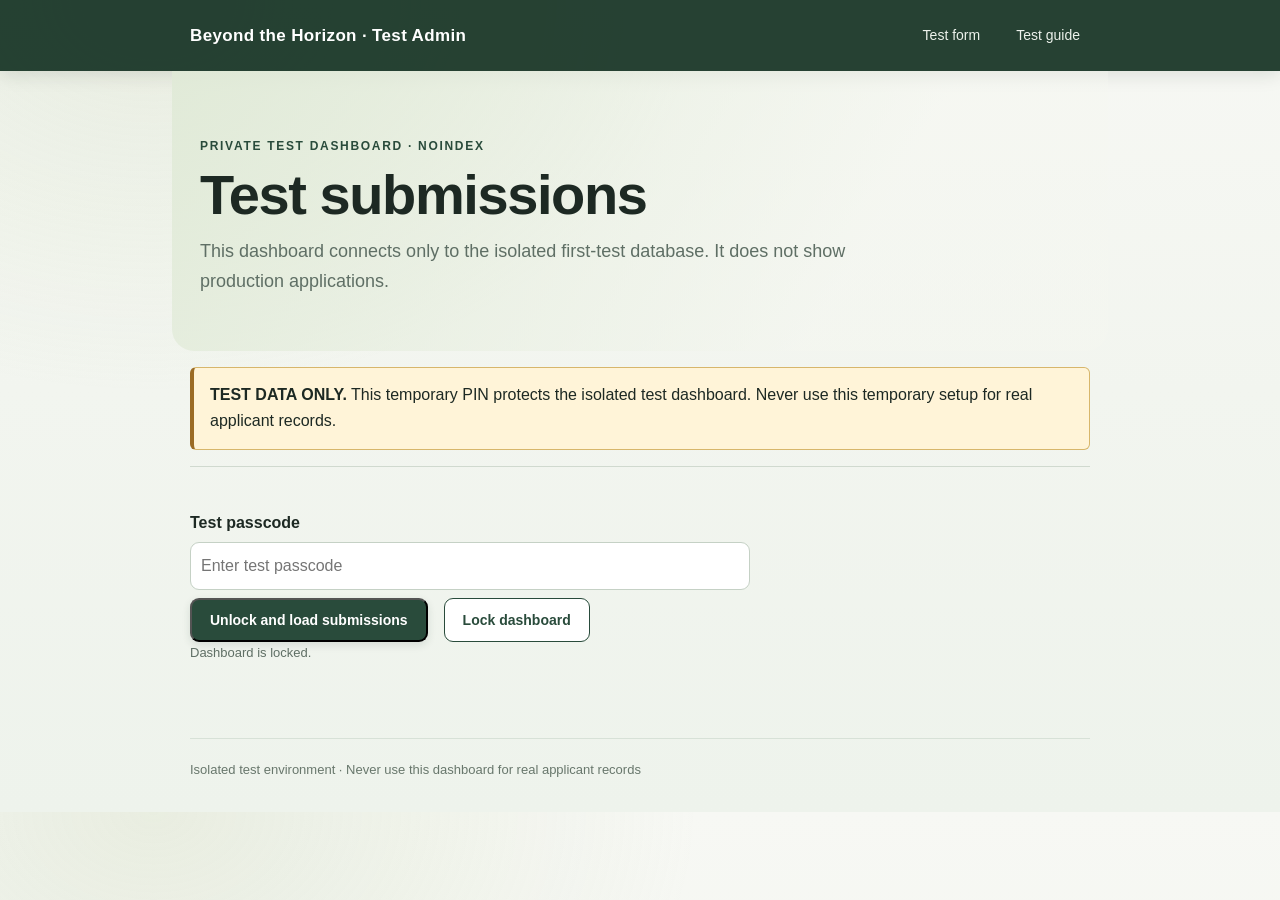
<file: test-admin.html>
<!doctype html><html lang="en"><head><meta charset="utf-8"><meta name="viewport" content="width=device-width,initial-scale=1,viewport-fit=cover"><meta name="robots" content="noindex,nofollow"><meta name="theme-color" content="#18231f"><title>Test admin dashboard | Beyond the Horizon</title><link rel="stylesheet" href="style.css"><style>
.test-banner{background:#fff4d8;border:1px solid #d7b66b;border-left:4px solid #9b6b24;padding:14px 16px;border-radius:6px;margin:16px 0}.application{background:#fff;border:1px solid var(--line);border-radius:7px;padding:15px;margin:12px 0;overflow-wrap:anywhere}.application h3{margin-bottom:8px}.application select{min-height:44px}.actions{display:flex;gap:8px;flex-wrap:wrap}.actions button{min-height:44px}
</style></head><body><header><div class="nav"><div class="brand">Beyond the Horizon · Test Admin</div><nav aria-label="Admin navigation"><a href="test-application.html">Test form</a><a href="FIRST_TEST_GUIDE.md">Test guide</a></nav></div></header>
<main><div class="hero"><div class="eyebrow">Private test dashboard · Noindex</div><h1>Test submissions</h1><p class="intro">This dashboard connects only to the isolated first-test database. It does not show production applications.</p></div>
<div class="test-banner"><strong>TEST DATA ONLY.</strong> This temporary PIN protects the isolated test dashboard. Never use this temporary setup for real applicant records.</div>
<section class="section"><label for="test-pin">Test passcode</label><input id="test-pin" type="password" autocomplete="off" autocapitalize="none" spellcheck="false" placeholder="Enter test passcode"><div class="actions"><button class="button" id="load" type="button">Unlock and load submissions</button><button class="button secondary" id="clear" type="button">Lock dashboard</button></div><p id="status" class="small" aria-live="polite">Dashboard is locked.</p><div id="applications" aria-live="polite"></div></section></main><footer>Isolated test environment · Never use this dashboard for real applicant records</footer>
<script>
const API="https://bth-first-test.pagey101212.workers.dev";let testPin="";const status=document.getElementById("status"),list=document.getElementById("applications"),pinInput=document.getElementById("test-pin");
function auth(){return {"x-test-pin":testPin,"content-type":"application/json"}}function escapeHtml(v){return String(v??"").replace(/[&<>"']/g,c=>({"&":"&amp;","<":"&lt;",">":"&gt;",'"':"&quot;","'":"&#39;"}[c]))}
async function load(){const candidate=pinInput.value;if(!candidate){status.textContent="Enter the test passcode first.";return}testPin=candidate;status.textContent="Checking passcode and loading test submissions…";list.replaceChildren();try{const r=await fetch(API+"/api/admin/applications",{headers:auth()});const d=await r.json();if(!r.ok)throw new Error(d.error||"Could not load submissions");status.textContent="Unlocked. Loaded "+d.applications.length+" fictional test submission(s).";if(!d.applications.length){list.textContent="No test submissions yet.";return}
for(const a of d.applications){const card=document.createElement("article");card.className="application";card.innerHTML='<h3>'+escapeHtml(a.display_name)+' — '+escapeHtml(a.chosen_role)+'</h3>'+'<p><strong>Test ID:</strong> '+escapeHtml(a.id)+'</p>'+'<p><strong>Age range:</strong> '+escapeHtml(a.age_range)+' · <strong>Status:</strong> '+escapeHtml(a.status)+'</p>'+'<p><strong>Tools:</strong> '+escapeHtml((JSON.parse(a.tools_json||"[]")).join(", "))+'</p>'+'<p><strong>Motivation:</strong> '+escapeHtml(a.motivation)+'</p>'+'<p><strong>Test message:</strong> '+escapeHtml(a.contact_detail)+'</p>'+'<p><strong>Experience:</strong> '+escapeHtml(a.experience)+'</p>'+'<p><strong>Other tools:</strong> '+escapeHtml(a.other_tools)+'</p>'+'<div class="actions"><select aria-label="New status"><option>Pending</option><option>Approved</option><option>Not approved</option></select><button class="button update" type="button">Save status</button><button class="button secondary delete" type="button">Delete test record</button></div>';const select=card.querySelector("select");select.value=a.status;
card.querySelector(".update").addEventListener("click",async()=>{const u=await fetch(API+"/api/admin/applications/"+encodeURIComponent(a.id),{method:"PATCH",headers:auth(),body:JSON.stringify({status:select.value})});const j=await u.json();if(!u.ok){status.textContent=j.error||"Status update failed";return}status.textContent="Test record status updated to "+j.status+".";load()});
card.querySelector(".delete").addEventListener("click",async()=>{if(!confirm("Delete this fictional test record and its status history?"))return;const u=await fetch(API+"/api/admin/applications/"+encodeURIComponent(a.id),{method:"DELETE",headers:auth()});const j=await u.json();if(!u.ok){status.textContent=j.error||"Delete failed";return}status.textContent="Fictional test record deleted.";load()});list.append(card)}}catch(e){testPin="";status.textContent=e.message;list.replaceChildren()}}
document.getElementById("load").addEventListener("click",load);document.getElementById("clear").addEventListener("click",()=>{testPin="";pinInput.value="";list.replaceChildren();status.textContent="Dashboard locked and passcode cleared."});pinInput.addEventListener("keydown",e=>{if(e.key==="Enter")load()});window.addEventListener("pagehide",()=>{testPin="";pinInput.value=""});
</script></body></html>
</file>
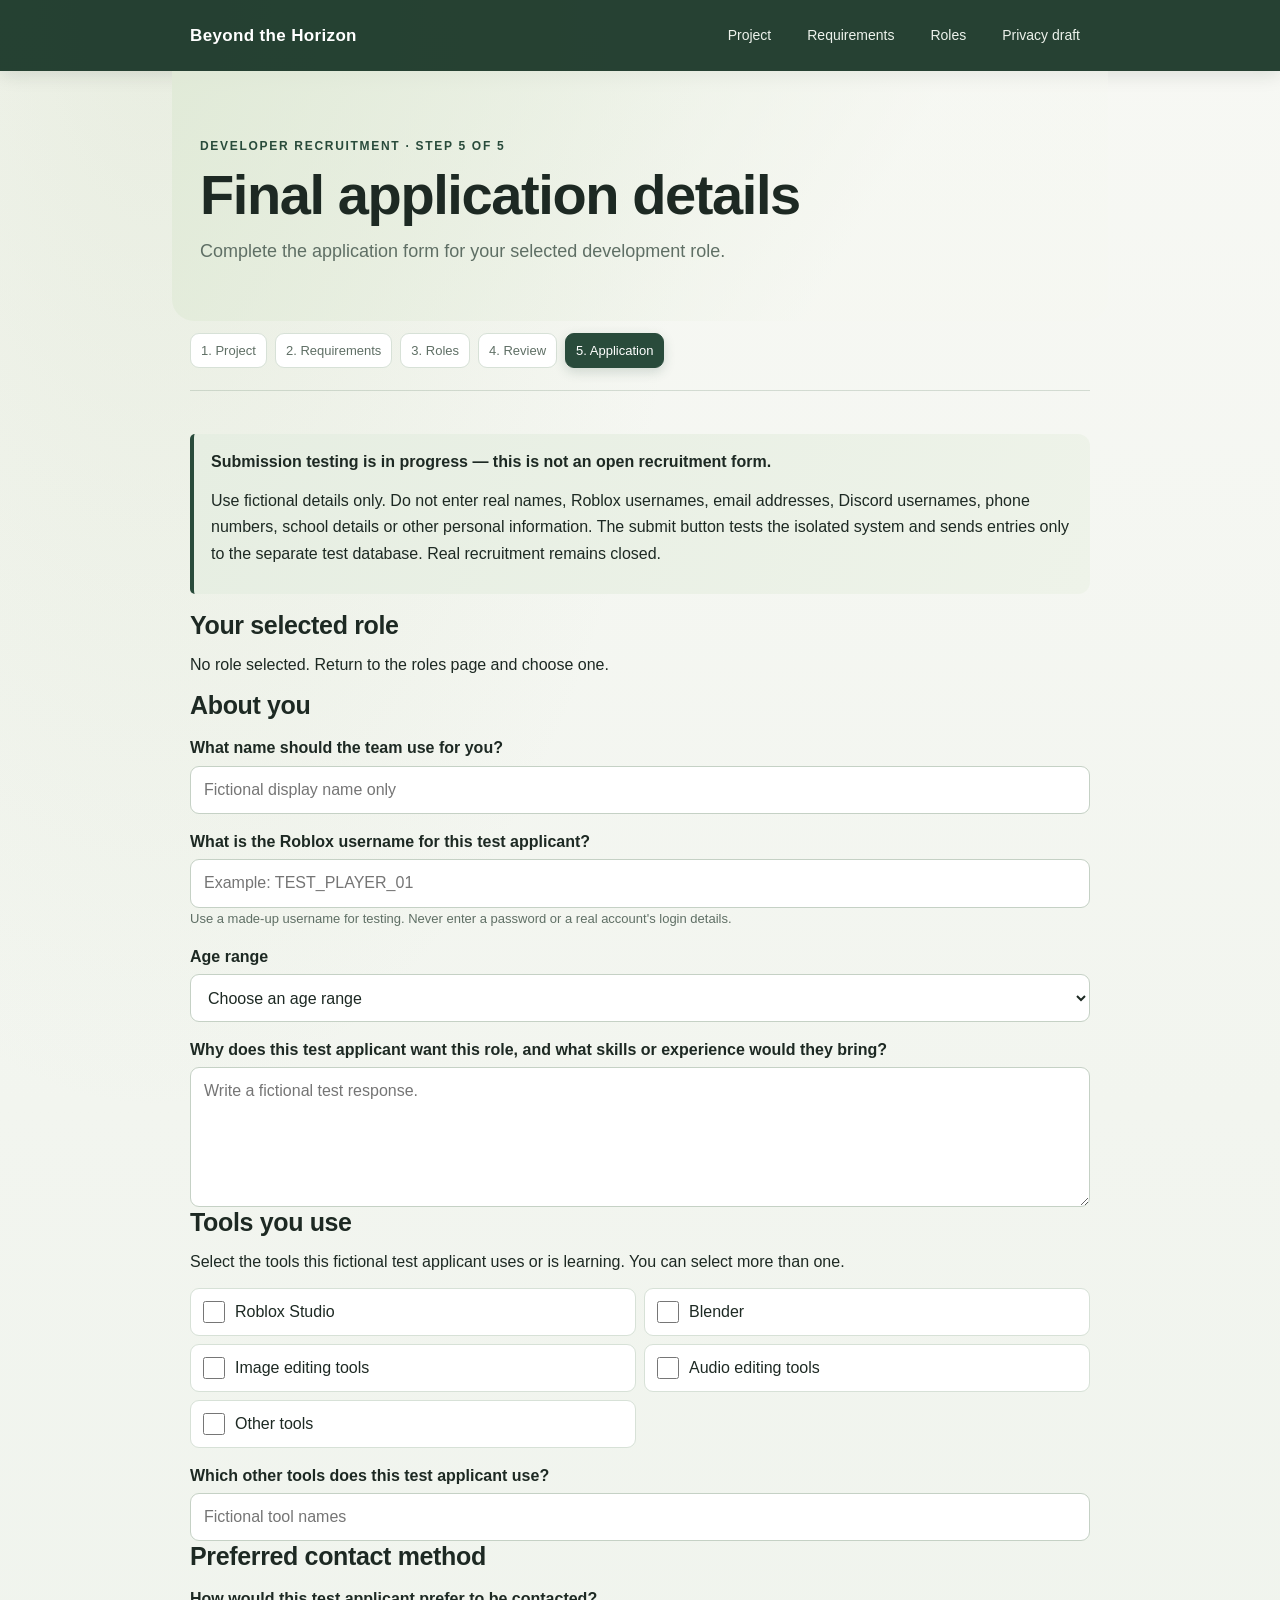
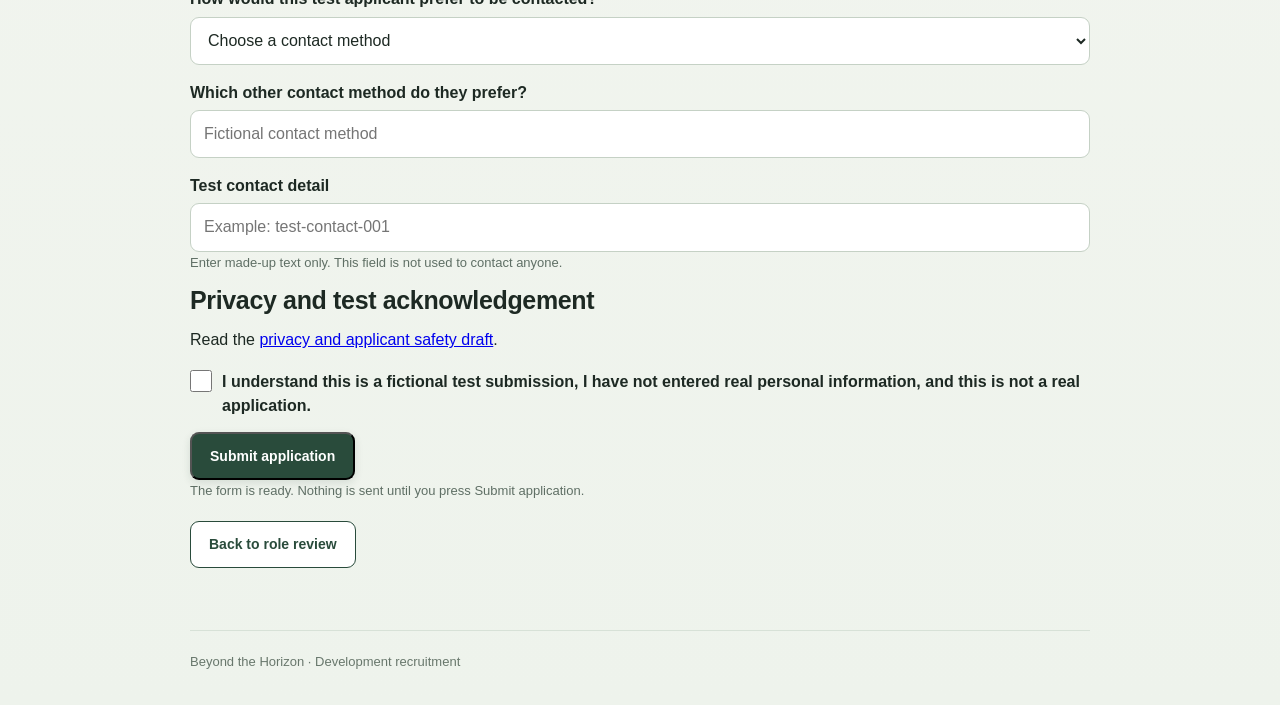
<file: test-application.html>
<!doctype html>
<html lang="en"><head><meta charset="utf-8"><meta name="robots" content="noindex,nofollow"><meta http-equiv="refresh" content="0;url=application.html"><title>Continue application | Beyond the Horizon</title></head>
<body><p>Opening the application form… <a id="continue-link" href="application.html">Continue</a></p>
<script>const p=new URLSearchParams(location.search),r=p.get("role")||sessionStorage.getItem("bthRole")||"";if(r)sessionStorage.setItem("bthRole",r);const u="application.html"+(r?"?role="+encodeURIComponent(r):"");document.getElementById("continue-link").href=u;location.replace(u);</script></body></html>
</file>
<file: style.css>
:root{color-scheme:light;--ink:#202923;--muted:#657168;--paper:#f5f6f1;--surface:#fff;--green:#344f40;--line:#dce2da}
*{box-sizing:border-box}body{margin:0;background:var(--paper);color:var(--ink);font:16px/1.65 Arial,Helvetica,sans-serif}
header{background:var(--green);color:#fff;padding:17px 24px}.nav,main,footer{width:min(100% - 40px,900px);margin:0 auto}
.nav{display:flex;align-items:center;justify-content:space-between;gap:18px}.brand{font-weight:700;letter-spacing:.2px}nav{display:flex;flex-wrap:wrap;gap:16px}
nav a{color:#edf2ec;text-decoration:none;font-size:14px}nav a:hover{text-decoration:underline}
main{padding-bottom:35px}.hero{padding:62px 0 38px}.eyebrow{color:var(--green);font-size:12px;font-weight:700;letter-spacing:1.4px;text-transform:uppercase}
h1{margin:8px 0 12px;font-size:clamp(36px,6vw,56px);line-height:1.08;letter-spacing:-1.4px}h2{font-size:25px;line-height:1.2;margin:0 0 12px}h3{font-size:17px;margin:0 0 5px}
p{margin:0 0 12px}.intro{max-width:680px;color:var(--muted);font-size:18px}.section{padding:27px 0;border-top:1px solid var(--line)}
.note{background:#e9eee8;border-left:3px solid var(--green);padding:15px 17px;border-radius:4px;margin:16px 0}
.steps{display:flex;flex-wrap:wrap;gap:8px;margin:4px 0 22px}.steps a,.steps span{font-size:13px;text-decoration:none;padding:6px 10px;border:1px solid var(--line);border-radius:5px;color:var(--muted);background:#fff}.steps .current{background:var(--green);color:#fff;border-color:var(--green)}
.button{display:inline-block;background:var(--green);color:#fff;text-decoration:none;padding:10px 16px;border-radius:5px;font-weight:700;font-size:14px;margin:8px 8px 0 0}.button.secondary{background:#fff;color:var(--green);border:1px solid var(--green)}
.cards{display:grid;grid-template-columns:repeat(2,minmax(0,1fr));gap:12px;margin:18px 0}.card,details{background:var(--surface);border:1px solid var(--line);border-radius:7px;padding:15px}.card p,details p{font-size:14px;color:var(--muted);margin:5px 0}
details{margin:10px 0}summary{font-weight:700;cursor:pointer}ul{padding-left:22px;margin:8px 0 12px}li{margin:4px 0}
label{display:block;font-weight:700;margin:16px 0 6px}select,textarea,input{font:inherit;width:100%;max-width:560px;padding:10px;border:1px solid #bdc8bd;border-radius:5px;background:#fff;color:var(--ink)}textarea{min-height:130px;resize:vertical}
.small{font-size:13px;color:var(--muted)}footer{padding:20px 0 32px;color:var(--muted);font-size:13px;border-top:1px solid var(--line)}
@media(max-width:620px){.nav{align-items:flex-start;flex-direction:column}.hero{padding:45px 0 30px}.cards{grid-template-columns:1fr}}

input[type="checkbox"]{width:auto;max-width:none;vertical-align:middle;margin-right:8px}
button:disabled,.button:disabled{opacity:.55;cursor:not-allowed}
a:focus-visible,button:focus-visible,input:focus-visible,select:focus-visible,textarea:focus-visible,summary:focus-visible{outline:3px solid #9b6b24;outline-offset:3px}
.check-list label{font-weight:400}


/* Responsive layout and touch-friendly controls */
html{-webkit-text-size-adjust:100%;text-size-adjust:100%;scroll-padding-top:16px}
body{min-width:320px;overflow-x:hidden}
main,.nav,footer{min-width:0}
nav{min-width:0}
img,video,iframe{max-width:100%;height:auto}
form{width:100%;min-width:0}
form label{line-height:1.45}
form input:not([type="checkbox"]),form select,form textarea{display:block;width:100%;max-width:100%;min-height:48px;padding:12px 13px;font-size:16px;line-height:1.4}
form textarea{min-height:140px}
form input[type="checkbox"]{width:22px;height:22px;min-width:22px;min-height:22px;flex:0 0 auto;margin:0 10px 0 0;accent-color:var(--green)}
.check-list{display:grid;grid-template-columns:repeat(2,minmax(0,1fr));gap:8px}
.check-list label{display:flex;align-items:center;gap:0;min-height:48px;margin:0;padding:10px 12px;background:#fff;border:1px solid var(--line);border-radius:6px}
.checkbox-consent{display:flex;align-items:flex-start;gap:0;line-height:1.5}
.checkbox-consent input{margin-top:2px}
form button[type="submit"]{min-height:48px;cursor:pointer}
.button{min-height:44px;align-items:center;justify-content:center}
@media(max-width:700px){
  .nav{gap:12px}
  nav{gap:8px 14px}
  nav a{display:inline-flex;align-items:center;min-height:40px}
  main,.nav,footer{width:calc(100% - 32px)}
  .steps{gap:6px}
  .steps a,.steps span{padding:8px 9px}
}
@media(max-width:600px){
  body{font-size:16px;line-height:1.6}
  header{padding:12px 0}
  .brand{font-size:17px}
  nav{width:100%;display:flex;flex-wrap:wrap;gap:4px 12px}
  nav a{font-size:14px}
  .hero{padding:34px 0 24px}
  h1{font-size:clamp(32px,9vw,44px);letter-spacing:-.8px;overflow-wrap:anywhere}
  h2{font-size:22px}
  .section{padding:22px 0}
  .steps{display:grid;grid-template-columns:repeat(2,minmax(0,1fr))}
  .steps a,.steps span{text-align:center}
  .check-list{grid-template-columns:1fr}
  .check-list label{min-height:50px;padding:12px}
  .note{padding:13px}
  form button[type="submit"],.section > .button{display:flex;width:100%;margin:12px 0 0}
}
@media(min-width:601px) and (max-width:900px){
  main,.nav,footer{width:calc(100% - 48px)}
  .hero{padding:48px 0 30px}
}
@media(prefers-reduced-motion:reduce){
  *,*::before,*::after{scroll-behavior:auto!important;animation-duration:.01ms!important;animation-iteration-count:1!important;transition-duration:.01ms!important}
}


/* Visual polish: calm outdoor palette, clearer hierarchy and more tactile controls */
:root{
  --ink:#1d2923;
  --muted:#5f6f65;
  --paper:#f2f5ef;
  --surface:#ffffff;
  --green:#294b3b;
  --line:#d7e1d7;
  --accent:#b6c99d;
  --shadow:0 10px 28px rgba(25,48,35,.07);
}
body{
  background:
    radial-gradient(ellipse at 12% 0%,rgba(182,201,157,.22),transparent 34rem),
    linear-gradient(180deg,#f7f8f4 0%,var(--paper) 48%,#eef3ec 100%);
}
header{
  background:rgba(31,59,45,.97);
  box-shadow:0 3px 18px rgba(17,35,25,.13);
}
.brand{font-size:17px;letter-spacing:.35px}
nav a{
  padding:7px 10px;
  border-radius:7px;
  transition:background .18s ease,color .18s ease;
}
nav a:hover{background:rgba(255,255,255,.13);text-decoration:none}
.hero{
  padding:66px 28px 42px;
  margin:0 -18px 12px;
  border-radius:0 0 22px 22px;
  background:linear-gradient(120deg,rgba(224,234,215,.9),rgba(245,247,240,.35) 72%);
}
.eyebrow{letter-spacing:1.7px}
h1{font-weight:800}
h2{letter-spacing:-.35px}
.section{border-color:rgba(130,153,132,.3)}
.note{
  background:linear-gradient(115deg,#e6eee2,#eef3e9);
  border-left-width:4px;
  border-radius:5px 12px 12px 5px;
}
.steps a,.steps span{
  border-radius:9px;
  transition:transform .18s ease,border-color .18s ease,background .18s ease;
}
.steps a:hover{transform:translateY(-1px);border-color:#9eb49e}
.steps .current{box-shadow:0 4px 12px rgba(41,75,59,.18)}
.button{
  border-radius:9px;
  padding:11px 18px;
  box-shadow:0 3px 9px rgba(28,58,41,.12);
  transition:transform .18s ease,box-shadow .18s ease,background .18s ease;
}
.button:hover{
  transform:translateY(-1px);
  box-shadow:0 6px 15px rgba(28,58,41,.17);
  background:#203d30;
}
.button.secondary{box-shadow:none}
.button.secondary:hover{background:#edf3eb}
.card,details{
  border-radius:12px;
  box-shadow:0 3px 12px rgba(30,55,39,.035);
  transition:border-color .18s ease,box-shadow .18s ease,transform .18s ease;
}
.card:hover,details:hover{border-color:#b5c8b5;box-shadow:var(--shadow)}
details{padding:16px 18px;margin:11px 0}
details[open]{
  border-color:#9fb69e;
  box-shadow:0 7px 20px rgba(30,55,39,.075);
}
summary{
  position:relative;
  padding:2px 30px 2px 0;
  color:#263e30;
  line-height:1.45;
  list-style:none;
}
summary::-webkit-details-marker{display:none}
summary::after{
  content:"+";
  position:absolute;
  right:2px;
  top:50%;
  transform:translateY(-50%);
  width:24px;height:24px;
  display:grid;place-items:center;
  border-radius:50%;
  background:#edf3e9;
  color:var(--green);
  font-size:19px;
  font-weight:400;
}
details[open] summary::after{content:"−"}
details p strong{color:#314d3b}
input,select,textarea{
  border-radius:9px;
  border-color:#c5d1c5;
  transition:border-color .18s ease,box-shadow .18s ease;
}
input:focus,select:focus,textarea:focus{
  border-color:#64856b;
  box-shadow:0 0 0 3px rgba(100,133,107,.13);
  outline:none;
}
.check-list label{
  border-radius:9px;
  transition:border-color .18s ease,background .18s ease;
}
.check-list label:hover{border-color:#a9bda8;background:#f7faf5}
footer{color:#68776c}
html{scroll-behavior:smooth}
@media(max-width:600px){
  .hero{padding:38px 18px 28px;margin:0 -8px 10px;border-radius:0 0 16px 16px}
  details{padding:14px}
  .button{box-shadow:none}
}
@media(prefers-reduced-motion:reduce){
  html{scroll-behavior:auto}
  nav a,.steps a,.button,.card,details,input,select,textarea,.check-list label{transition:none}
}
</file>
